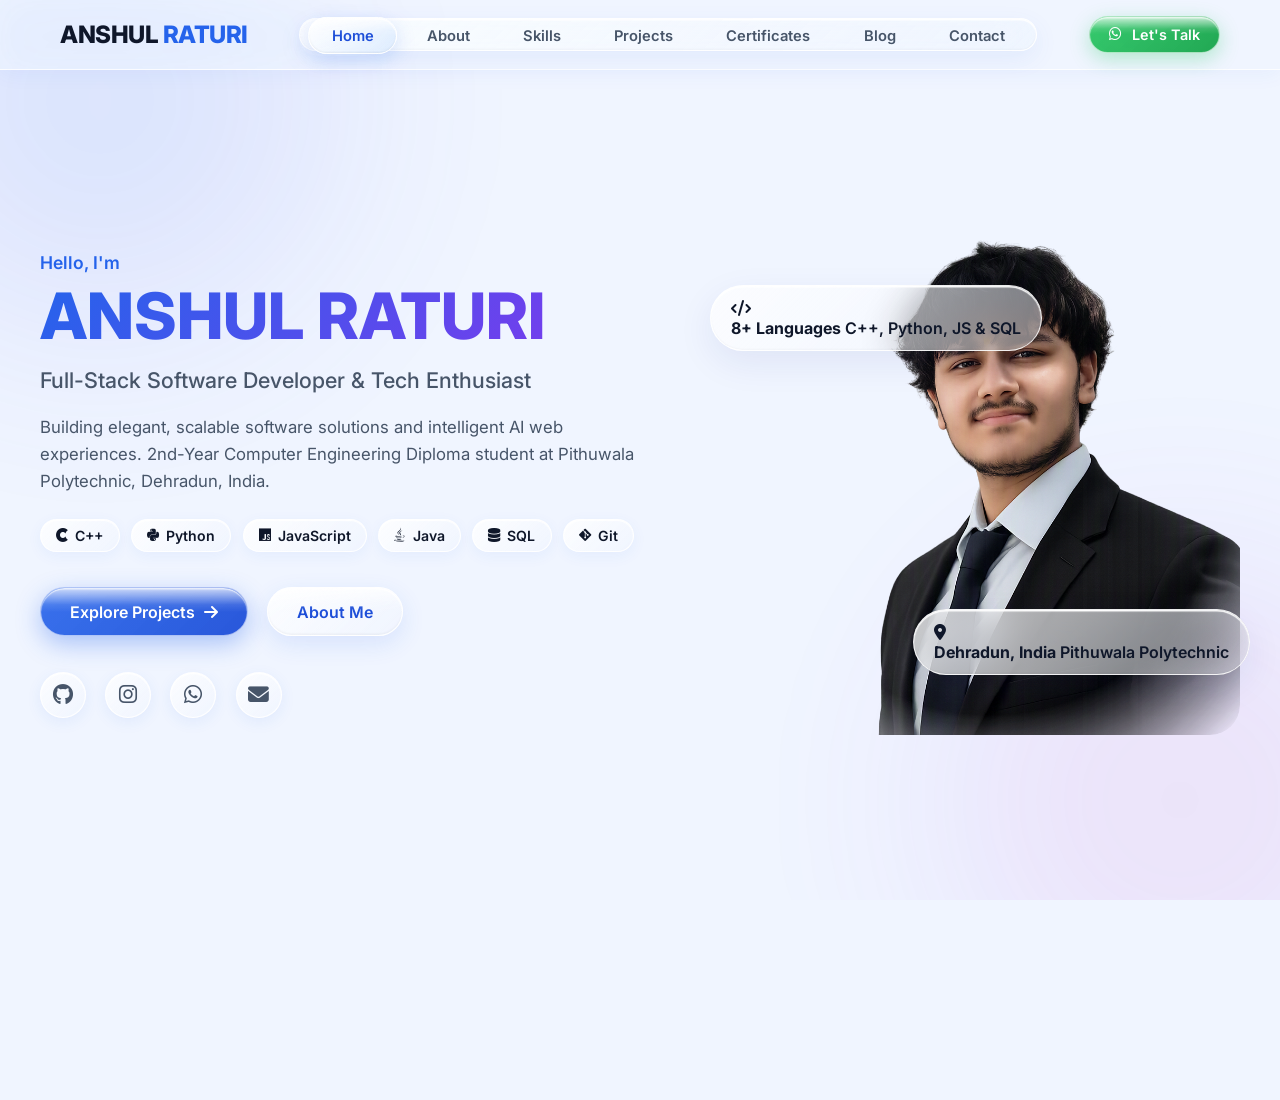
<file: index.html>
<!DOCTYPE html>
<html lang="en">
<head>
  <meta charset="UTF-8">
  <meta name="viewport" content="width=device-width, initial-scale=1.0">
  <title>Anshul Raturi | Full-Stack Software Developer & Tech Enthusiast</title>
  <meta name="description" content="Official website of Anshul Raturi - Full-Stack Developer, Computer Engineering Student at Pithuwala Polytechnic Dehradun. Creator of RaturiHub AI and MAX AI Assistant.">
  <meta name="keywords" content="Anshul Raturi, Anshul Raturi Portfolio, Anshul Raturi Dehradun, RaturiHub, MAX AI, Full-Stack Developer, C++ Developer, Python Bot Developer, Pithuwala Polytechnic">
  <meta name="author" content="Anshul Raturi">
  <meta name="robots" content="index, follow">

  <!-- Open Graph / Social Media SEO -->
  <meta property="og:title" content="Anshul Raturi | Full-Stack Software Developer">
  <meta property="og:description" content="Building scalable web solutions and intelligent AI systems. Based in Dehradun, India.">
  <meta property="og:image" content="my image.png">
  <meta property="og:type" content="website">

  <link rel="stylesheet" href="styles.css?v=6.0">
  <link rel="stylesheet" href="https://cdnjs.cloudflare.com/ajax/libs/font-awesome/6.5.1/css/all.min.css">

  <!-- JSON-LD Structured Data: Person Schema (Google Knowledge Graph) -->
  <script type="application/ld+json">
  [
    {
      "@context": "https://schema.org",
      "@type": "Person",
      "@id": "https://anshulraturi2009.github.io/portfolio/#anshulraturi",
      "name": "Anshul Raturi",
      "alternateName": ["Anshul Raturi Developer", "Anshul Raturi Dehradun", "Anshul Raturi Founder"],
      "jobTitle": "Full-Stack Software Developer",
      "url": "https://anshulraturi2009.github.io/portfolio/",
      "image": "my image.png",
      "alumniOf": {
        "@type": "EducationalOrganization",
        "name": "Pithuwala Polytechnic, Dehradun"
      },
      "address": {
        "@type": "PostalAddress",
        "addressLocality": "Dehradun",
        "addressRegion": "Uttarakhand",
        "addressCountry": "India"
      },
      "knowsAbout": ["C++", "Python", "JavaScript", "Full-Stack Development", "AI/ML", "SQL", "Git"],
      "sameAs": [
        "https://www.linkedin.com/in/anshul-raturi-b94325377",
        "https://github.com/anshulraturi2009",
        "https://www.instagram.com/__anshul__raturi__/",
        "https://wa.me/917456057507"
      ]
    },
    {
      "@context": "https://schema.org",
      "@type": "SoftwareApplication",
      "name": "RaturiHub AI",
      "alternateName": "RaturiGPT",
      "applicationCategory": "DeveloperApplication",
      "url": "https://raturi-gpt.web.app/",
      "author": {
        "@type": "Person",
        "name": "Anshul Raturi",
        "url": "https://anshulraturi2009.github.io/portfolio/"
      },
      "creator": {
        "@type": "Person",
        "name": "Anshul Raturi",
        "url": "https://anshulraturi2009.github.io/portfolio/"
      },
      "description": "RaturiHub AI (RaturiGPT) is an intelligent AI platform founded and engineered by Anshul Raturi."
    },
    {
      "@context": "https://schema.org",
      "@type": "SoftwareApplication",
      "name": "MAX AI Assistant",
      "alternateName": "MAX AI",
      "applicationCategory": "DeveloperApplication",
      "url": "https://max-ai-a030a.web.app/auth",
      "author": {
        "@type": "Person",
        "name": "Anshul Raturi",
        "url": "https://anshulraturi2009.github.io/portfolio/"
      },
      "creator": {
        "@type": "Person",
        "name": "Anshul Raturi",
        "url": "https://anshulraturi2009.github.io/portfolio/"
      },
      "description": "MAX AI Assistant is an enterprise-grade secure AI platform founded and engineered by Anshul Raturi."
    }
  ]
  </script>
</head>
<body class="home-page page-transition">

  <!-- Header Navigation -->
  <header class="navbar">
    <div class="nav-container">
      <a href="index.html" class="logo">ANSHUL <span>RATURI</span></a>
      
      <ul class="nav-links">
        <li><a href="index.html" class="active">Home</a></li>
        <li><a href="about.html">About</a></li>
        <li><a href="skills.html">Skills</a></li>
        <li><a href="projects.html">Projects</a></li>
        <li><a href="certificates.html">Certificates</a></li>
        <li><a href="blog.html">Blog</a></li>
        <li><a href="contact.html">Contact</a></li>
      </ul>
      
      <div class="nav-actions">
        <a href="https://wa.me/917456057507" target="_blank" class="btn-whatsapp-small">
          <i class="fab fa-whatsapp"></i> Let's Talk
        </a>
        <button class="mobile-menu-btn" aria-label="Toggle Mobile Menu">
          <i class="fas fa-bars"></i>
        </button>
      </div>
    </div>
  </header>

  <!-- Hero Section -->
  <main class="hero-section">
    <div class="hero-container">
      
      <!-- Hero Text Content -->
      <div class="hero-content">
        <span class="greeting-badge">Hello, I'm</span>
        <h1 class="hero-name text-gradient">ANSHUL RATURI</h1>
        <h2 class="hero-role">Full-Stack Software Developer &amp; Tech Enthusiast</h2>
        <p class="hero-desc">
          Building elegant, scalable software solutions and intelligent AI web experiences. 2nd-Year Computer Engineering Diploma student at Pithuwala Polytechnic, Dehradun, India.
        </p>

        <!-- Language Capsule Pills -->
        <div class="language-capsule-bar">
          <span class="lang-pill"><i class="fab fa-cuttlefish"></i> C++</span>
          <span class="lang-pill"><i class="fab fa-python"></i> Python</span>
          <span class="lang-pill"><i class="fab fa-js"></i> JavaScript</span>
          <span class="lang-pill"><i class="fab fa-java"></i> Java</span>
          <span class="lang-pill"><i class="fas fa-database"></i> SQL</span>
          <span class="lang-pill"><i class="fab fa-git-alt"></i> Git</span>
        </div>

        <!-- Action Buttons -->
        <div class="hero-buttons">
          <a href="projects.html" class="btn btn-primary">
            Explore Projects <i class="fas fa-arrow-right"></i>
          </a>
          <a href="about.html" class="btn btn-secondary">
            About Me
          </a>
        </div>

        <!-- Social Media Icons (Trigger Popups) -->
        <div class="hero-socials">
          <a href="#" class="social-trigger" data-modal="gh-modal" title="GitHub"><i class="fab fa-github"></i></a>
          <a href="#" class="social-trigger" data-modal="ig-modal" title="Instagram"><i class="fab fa-instagram"></i></a>
          <a href="#" class="social-trigger" data-modal="wa-modal" title="WhatsApp"><i class="fab fa-whatsapp"></i></a>
          <a href="#" class="social-trigger" data-modal="email-modal" title="Email"><i class="fas fa-envelope"></i></a>
        </div>
      </div>

      <!-- Hero Image Wrapper -->
      <div class="hero-image-wrapper">
        <div class="hero-image-container">
          <img src="my image.png" alt="Anshul Raturi - Full-Stack Developer & Computer Engineering Student" class="hero-image">
        </div>
        
        <!-- Floating Glass Chips -->
        <div class="floating-chip chip-1">
          <i class="fas fa-code"></i>
          <div>
            <strong>8+ Languages</strong>
            <span>C++, Python, JS &amp; SQL</span>
          </div>
        </div>
        <div class="floating-chip chip-2">
          <i class="fas fa-map-marker-alt"></i>
          <div>
            <strong>Dehradun, India</strong>
            <span>Pithuwala Polytechnic</span>
          </div>
        </div>
      </div>

    </div>
  </main>

  <!-- Social Preview Modals -->
  <div class="social-modal" id="ig-modal">
    <div class="social-modal-backdrop"></div>
    <div class="social-card glass">
      <button class="modal-close" aria-label="Close Modal">&times;</button>
      <div class="social-card-header">
        <img src="my image.png" alt="Anshul Raturi - Instagram Profile" class="social-avatar">
        <div class="social-stats">
          <div class="social-username">@__anshul__raturi__</div>
          <div class="social-platform"><i class="fab fa-instagram"></i> Instagram</div>
        </div>
      </div>
      <div class="social-card-bio">
        Full-Stack Developer | Tech Enthusiast<br>
        🚀 Building Software | 📍 Dehradun
      </div>
      <a href="https://www.instagram.com/__anshul__raturi__/" target="_blank" class="btn btn-primary social-visit-btn">
        <i class="fab fa-instagram"></i> Visit Profile
      </a>
    </div>
  </div>

  <div class="social-modal" id="email-modal">
    <div class="social-modal-backdrop"></div>
    <div class="social-card glass">
      <button class="modal-close" aria-label="Close Modal">&times;</button>
      <div class="social-card-header">
        <div class="social-icon-large"><i class="fas fa-envelope"></i></div>
        <div class="social-stats">
          <div class="social-username">anshulraturi51@gmail.com</div>
          <div class="social-platform"><i class="fab fa-google"></i> Gmail</div>
        </div>
      </div>
      <div class="social-card-bio">
        Send me an email for project inquiries,<br>collaborations, or opportunities.
      </div>
      <a href="mailto:anshulraturi51@gmail.com" class="btn btn-primary social-visit-btn">
        <i class="fas fa-paper-plane"></i> Send Email
      </a>
    </div>
  </div>

  <div class="social-modal" id="wa-modal">
    <div class="social-modal-backdrop"></div>
    <div class="social-card glass">
      <button class="modal-close" aria-label="Close Modal">&times;</button>
      <div class="social-card-header">
        <div class="social-icon-large whatsapp"><i class="fab fa-whatsapp"></i></div>
        <div class="social-stats">
          <div class="social-username">+91 74560 57507</div>
          <div class="social-platform"><i class="fab fa-whatsapp"></i> WhatsApp</div>
        </div>
      </div>
      <div class="social-card-bio">
        Chat with me directly on WhatsApp<br>for quick responses &amp; discussions.
      </div>
      <a href="https://wa.me/917456057507?text=Hi%20Anshul" target="_blank" class="btn btn-primary social-visit-btn">
        <i class="fab fa-whatsapp"></i> Chat Now
      </a>
    </div>
  </div>

  <div class="social-modal" id="gh-modal">
    <div class="social-modal-backdrop"></div>
    <div class="social-card glass">
      <button class="modal-close" aria-label="Close Modal">&times;</button>
      <div class="social-card-header">
        <div class="social-icon-large github"><i class="fab fa-github"></i></div>
        <div class="social-stats">
          <div class="social-username">anshulraturi2009</div>
          <div class="social-platform"><i class="fab fa-github"></i> GitHub</div>
        </div>
      </div>
      <div class="social-card-bio">
        Explore my projects, repositories,<br>and open-source contributions.
      </div>
      <a href="https://github.com/anshulraturi2009" target="_blank" class="btn btn-primary social-visit-btn">
        <i class="fab fa-github"></i> Visit Profile
      </a>
    </div>
  </div>

  <script src="script.js"></script>
</body>
</html>
</file>
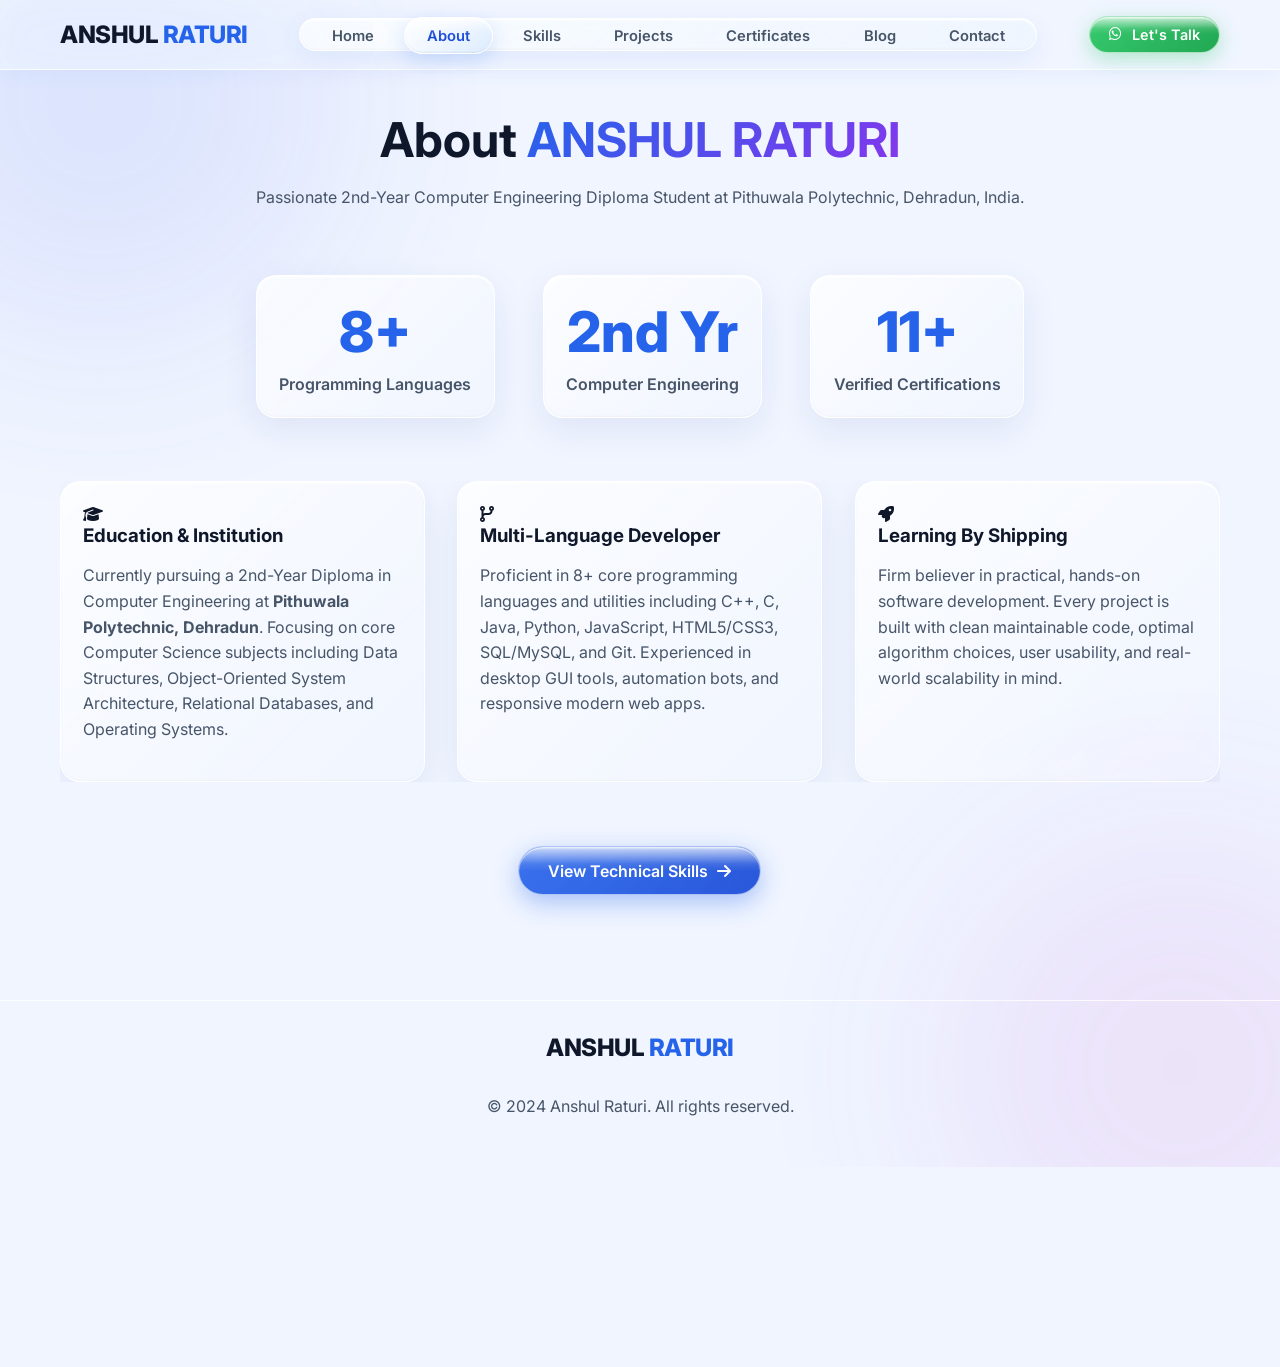
<file: about.html>
<!DOCTYPE html>
<html lang="en">
<head>
  <meta charset="UTF-8">
  <meta name="viewport" content="width=device-width, initial-scale=1.0">
  <title>About Anshul Raturi | Computer Engineering Student & Developer</title>
  <meta name="description" content="Learn more about Anshul Raturi - 2nd Year Computer Engineering Student at Pithuwala Polytechnic Dehradun. Educational background, skills, and dev philosophy.">
  <meta name="keywords" content="About Anshul Raturi, Pithuwala Polytechnic Dehradun, Anshul Raturi Education, Computer Engineering Student Dehradun">
  <meta name="author" content="Anshul Raturi">
  <meta name="robots" content="index, follow">

  <link rel="stylesheet" href="styles.css">
  <link rel="stylesheet" href="https://cdnjs.cloudflare.com/ajax/libs/font-awesome/6.5.1/css/all.min.css">

  <script type="application/ld+json">
  {
    "@context": "https://schema.org",
    "@type": "Person",
    "name": "Anshul Raturi",
    "jobTitle": "Full-Stack Software Developer",
    "url": "https://anshulraturi.dev",
    "image": "my image.png",
    "alumniOf": "Pithuwala Polytechnic, Dehradun",
    "sameAs": [
      "https://github.com/anshulraturi2009",
      "https://www.instagram.com/__anshul__raturi__/",
      "https://wa.me/917456057507"
    ]
  }
  </script>
</head>
<body class="page-transition">

  <!-- Header -->
  <header class="navbar">
    <div class="nav-container">
      <a href="index.html" class="logo">ANSHUL <span>RATURI</span></a>
      
      <ul class="nav-links">
        <li><a href="index.html">Home</a></li>
        <li><a href="about.html" class="active">About</a></li>
        <li><a href="skills.html">Skills</a></li>
        <li><a href="projects.html">Projects</a></li>
        <li><a href="certificates.html">Certificates</a></li>
        <li><a href="blog.html">Blog</a></li>
        <li><a href="contact.html">Contact</a></li>
      </ul>
      
      <div class="nav-actions">
        <a href="https://wa.me/917456057507" target="_blank" class="btn-whatsapp-small">
          <i class="fab fa-whatsapp"></i> Let's Talk
        </a>
        <button class="mobile-menu-btn" aria-label="Toggle Navigation Menu">
          <i class="fas fa-bars"></i>
        </button>
      </div>
    </div>
  </header>

  <main class="main-content page-container">
    <div class="page-header reveal">
      <h1>About <span class="text-gradient">ANSHUL RATURI</span></h1>
      <p>Passionate 2nd-Year Computer Engineering Diploma Student at Pithuwala Polytechnic, Dehradun, India.</p>
    </div>

    <!-- Stats Section -->
    <div class="stats-container reveal">
      <div class="card stat-item">
        <div class="stat-num" data-target="8" data-suffix="+">8+</div>
        <div class="stat-label">Programming Languages</div>
      </div>
      <div class="card stat-item">
        <div class="stat-num" data-target="2" data-suffix="nd Yr">2nd Yr</div>
        <div class="stat-label">Computer Engineering</div>
      </div>
      <div class="card stat-item">
        <div class="stat-num" data-target="11" data-suffix="+">11+</div>
        <div class="stat-label">Verified Certifications</div>
      </div>
    </div>

    <!-- Info Cards -->
    <div class="about-grid">
      <div class="card reveal delay-100">
        <div class="card-icon"><i class="fas fa-graduation-cap"></i></div>
        <h3>Education &amp; Institution</h3>
        <p>
          Currently pursuing a 2nd-Year Diploma in Computer Engineering at <strong>Pithuwala Polytechnic, Dehradun</strong>. Focusing on core Computer Science subjects including Data Structures, Object-Oriented System Architecture, Relational Databases, and Operating Systems.
        </p>
      </div>

      <div class="card reveal delay-200">
        <div class="card-icon"><i class="fas fa-code-branch"></i></div>
        <h3>Multi-Language Developer</h3>
        <p>
          Proficient in 8+ core programming languages and utilities including C++, C, Java, Python, JavaScript, HTML5/CSS3, SQL/MySQL, and Git. Experienced in desktop GUI tools, automation bots, and responsive modern web apps.
        </p>
      </div>

      <div class="card reveal delay-300">
        <div class="card-icon"><i class="fas fa-rocket"></i></div>
        <h3>Learning By Shipping</h3>
        <p>
          Firm believer in practical, hands-on software development. Every project is built with clean maintainable code, optimal algorithm choices, user usability, and real-world scalability in mind.
        </p>
      </div>
    </div>

    <div style="text-align: center; margin-top: 4rem;" class="reveal">
      <a href="skills.html" class="btn btn-primary">View Technical Skills <i class="fas fa-arrow-right"></i></a>
    </div>
  </main>

  <footer>
    <div class="footer-content">
      <a href="index.html" class="logo">ANSHUL <span>RATURI</span></a>
      <p>&copy; 2024 Anshul Raturi. All rights reserved.</p>
    </div>
  </footer>

  <script src="script.js"></script>
</body>
</html>
</file>
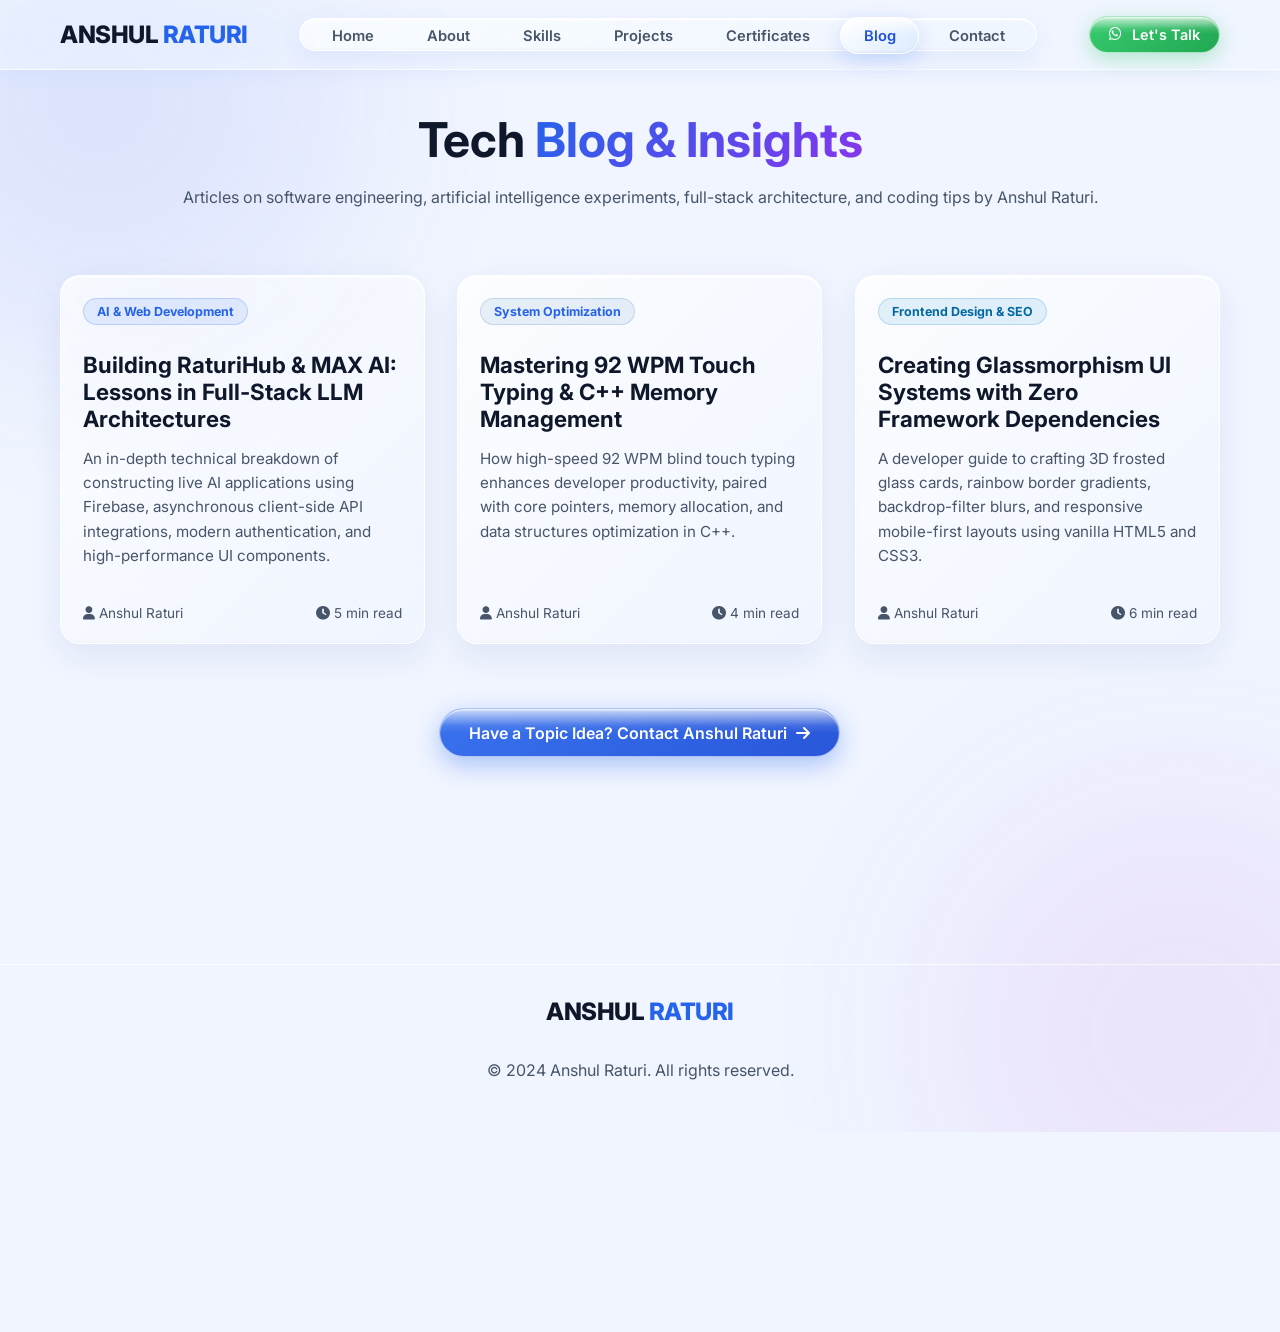
<file: blog.html>
<!DOCTYPE html>
<html lang="en">
<head>
  <meta charset="UTF-8">
  <meta name="viewport" content="width=device-width, initial-scale=1.0">
  <title>Blog & Tech Articles | Anshul Raturi - Full-Stack Software Developer</title>
  <meta name="description" content="Technical articles, AI experiments, programming tutorials, and software development insights by Anshul Raturi, Full-Stack Developer from Dehradun, India.">
  <meta name="keywords" content="Anshul Raturi, Anshul Raturi Blog, Coding Tips, AI Experiments, Full-Stack Development, C++ DSA, Python Automation, Dehradun Developer">
  <meta name="author" content="Anshul Raturi">
  <meta name="robots" content="index, follow">
  
  <!-- Open Graph / Social Media SEO -->
  <meta property="og:title" content="Blog & Tech Articles | Anshul Raturi">
  <meta property="og:description" content="Read coding tips, AI project breakdowns, and software architecture articles by Anshul Raturi.">
  <meta property="og:image" content="my image.png">
  <meta property="og:type" content="website">

  <link rel="stylesheet" href="styles.css">
  <link rel="stylesheet" href="https://cdnjs.cloudflare.com/ajax/libs/font-awesome/6.5.1/css/all.min.css">

  <!-- JSON-LD Structured Data: Person & Blog Schema -->
  <script type="application/ld+json">
  {
    "@context": "https://schema.org",
    "@type": "Person",
    "name": "Anshul Raturi",
    "jobTitle": "Full-Stack Software Developer",
    "url": "https://anshulraturi.dev",
    "image": "my image.png",
    "alumniOf": "Pithuwala Polytechnic, Dehradun",
    "address": {
      "@type": "PostalAddress",
      "addressLocality": "Dehradun",
      "addressRegion": "Uttarakhand",
      "addressCountry": "India"
    },
    "sameAs": [
      "https://github.com/anshulraturi2009",
      "https://www.instagram.com/__anshul__raturi__/",
      "https://wa.me/917456057507"
    ]
  }
  </script>
</head>
<body class="page-transition">

  <!-- Header -->
  <header class="navbar">
    <div class="nav-container">
      <a href="index.html" class="logo">ANSHUL <span>RATURI</span></a>
      
      <ul class="nav-links">
        <li><a href="index.html">Home</a></li>
        <li><a href="about.html">About</a></li>
        <li><a href="skills.html">Skills</a></li>
        <li><a href="projects.html">Projects</a></li>
        <li><a href="certificates.html">Certificates</a></li>
        <li><a href="blog.html" class="active">Blog</a></li>
        <li><a href="contact.html">Contact</a></li>
      </ul>
      
      <div class="nav-actions">
        <a href="https://wa.me/917456057507" target="_blank" class="btn-whatsapp-small">
          <i class="fab fa-whatsapp"></i> Let's Talk
        </a>
        <button class="mobile-menu-btn" aria-label="Toggle Navigation Menu">
          <i class="fas fa-bars"></i>
        </button>
      </div>
    </div>
  </header>

  <main class="main-content page-container">
    <div class="page-header reveal">
      <h1>Tech <span class="text-gradient">Blog &amp; Insights</span></h1>
      <p>Articles on software engineering, artificial intelligence experiments, full-stack architecture, and coding tips by Anshul Raturi.</p>
    </div>

    <div class="blog-grid" style="display: grid; grid-template-columns: repeat(auto-fit, minmax(320px, 1fr)); gap: 2rem;">

      <!-- Blog Article 1 -->
      <article class="card blog-card reveal delay-100" style="display: flex; flex-direction: column; justify-content: space-between;">
        <div>
          <span class="cert-issuer-badge" style="background: rgba(37, 99, 235, 0.1); color: var(--accent-blue);">AI &amp; Web Development</span>
          <h2 style="font-size: 1.4rem; margin: 0.8rem 0; color: var(--text-primary);">Building RaturiHub &amp; MAX AI: Lessons in Full-Stack LLM Architectures</h2>
          <p style="color: var(--text-secondary); font-size: 0.95rem; line-height: 1.6; margin-bottom: 1.2rem;">
            An in-depth technical breakdown of constructing live AI applications using Firebase, asynchronous client-side API integrations, modern authentication, and high-performance UI components.
          </p>
        </div>
        <div class="blog-meta" style="border-top: 1px solid rgba(255,255,255,0.1); padding-top: 1rem; display: flex; justify-content: space-between; font-size: 0.85rem; color: var(--text-secondary);">
          <span><i class="fas fa-user"></i> Anshul Raturi</span>
          <span><i class="fas fa-clock"></i> 5 min read</span>
        </div>
      </article>

      <!-- Blog Article 2 -->
      <article class="card blog-card reveal delay-200" style="display: flex; flex-direction: column; justify-content: space-between;">
        <div>
          <span class="cert-issuer-badge py-badge">System Optimization</span>
          <h2 style="font-size: 1.4rem; margin: 0.8rem 0; color: var(--text-primary);">Mastering 92 WPM Touch Typing &amp; C++ Memory Management</h2>
          <p style="color: var(--text-secondary); font-size: 0.95rem; line-height: 1.6; margin-bottom: 1.2rem;">
            How high-speed 92 WPM blind touch typing enhances developer productivity, paired with core pointers, memory allocation, and data structures optimization in C++.
          </p>
        </div>
        <div class="blog-meta" style="border-top: 1px solid rgba(255,255,255,0.1); padding-top: 1rem; display: flex; justify-content: space-between; font-size: 0.85rem; color: var(--text-secondary);">
          <span><i class="fas fa-user"></i> Anshul Raturi</span>
          <span><i class="fas fa-clock"></i> 4 min read</span>
        </div>
      </article>

      <!-- Blog Article 3 -->
      <article class="card blog-card reveal delay-300" style="display: flex; flex-direction: column; justify-content: space-between;">
        <div>
          <span class="cert-issuer-badge ms-badge">Frontend Design &amp; SEO</span>
          <h2 style="font-size: 1.4rem; margin: 0.8rem 0; color: var(--text-primary);">Creating Glassmorphism UI Systems with Zero Framework Dependencies</h2>
          <p style="color: var(--text-secondary); font-size: 0.95rem; line-height: 1.6; margin-bottom: 1.2rem;">
            A developer guide to crafting 3D frosted glass cards, rainbow border gradients, backdrop-filter blurs, and responsive mobile-first layouts using vanilla HTML5 and CSS3.
          </p>
        </div>
        <div class="blog-meta" style="border-top: 1px solid rgba(255,255,255,0.1); padding-top: 1rem; display: flex; justify-content: space-between; font-size: 0.85rem; color: var(--text-secondary);">
          <span><i class="fas fa-user"></i> Anshul Raturi</span>
          <span><i class="fas fa-clock"></i> 6 min read</span>
        </div>
      </article>

    </div>

    <div style="text-align: center; margin-top: 4rem;" class="reveal">
      <a href="contact.html" class="btn btn-primary">Have a Topic Idea? Contact Anshul Raturi <i class="fas fa-arrow-right"></i></a>
    </div>

  </main>

  <footer>
    <div class="footer-content">
      <a href="index.html" class="logo">ANSHUL <span>RATURI</span></a>
      <p>&copy; 2024 Anshul Raturi. All rights reserved.</p>
    </div>
  </footer>

  <!-- Social Modals -->
  <div class="social-modal" id="ig-modal">
    <div class="social-modal-backdrop"></div>
    <div class="social-card glass">
      <button class="modal-close" aria-label="Close Modal">&times;</button>
      <div class="social-card-header">
        <img src="my image.png" alt="Anshul Raturi - Full-Stack Developer Profile" class="social-avatar">
        <div class="social-stats">
          <div class="social-username">@__anshul__raturi__</div>
          <div class="social-platform"><i class="fab fa-instagram"></i> Instagram</div>
        </div>
      </div>
      <div class="social-card-bio">
        Full-Stack Developer | Tech Enthusiast<br>
        🚀 Building Software | 📍 Dehradun
      </div>
      <a href="https://www.instagram.com/__anshul__raturi__/" target="_blank" class="btn btn-primary social-visit-btn">
        <i class="fab fa-instagram"></i> Visit Profile
      </a>
    </div>
  </div>

  <div class="social-modal" id="email-modal">
    <div class="social-modal-backdrop"></div>
    <div class="social-card glass">
      <button class="modal-close" aria-label="Close Modal">&times;</button>
      <div class="social-card-header">
        <div class="social-icon-large"><i class="fas fa-envelope"></i></div>
        <div class="social-stats">
          <div class="social-username">anshulraturi51@gmail.com</div>
          <div class="social-platform"><i class="fab fa-google"></i> Gmail</div>
        </div>
      </div>
      <div class="social-card-bio">
        Send me an email for project inquiries,<br>collaborations, or opportunities.
      </div>
      <a href="mailto:anshulraturi51@gmail.com" class="btn btn-primary social-visit-btn">
        <i class="fas fa-paper-plane"></i> Send Email
      </a>
    </div>
  </div>

  <div class="social-modal" id="wa-modal">
    <div class="social-modal-backdrop"></div>
    <div class="social-card glass">
      <button class="modal-close" aria-label="Close Modal">&times;</button>
      <div class="social-card-header">
        <div class="social-icon-large whatsapp"><i class="fab fa-whatsapp"></i></div>
        <div class="social-stats">
          <div class="social-username">+91 74560 57507</div>
          <div class="social-platform"><i class="fab fa-whatsapp"></i> WhatsApp</div>
        </div>
      </div>
      <div class="social-card-bio">
        Chat with me directly on WhatsApp<br>for quick responses & discussions.
      </div>
      <a href="https://wa.me/917456057507?text=Hi%20Anshul" target="_blank" class="btn btn-primary social-visit-btn">
        <i class="fab fa-whatsapp"></i> Chat Now
      </a>
    </div>
  </div>

  <div class="social-modal" id="gh-modal">
    <div class="social-modal-backdrop"></div>
    <div class="social-card glass">
      <button class="modal-close" aria-label="Close Modal">&times;</button>
      <div class="social-card-header">
        <div class="social-icon-large github"><i class="fab fa-github"></i></div>
        <div class="social-stats">
          <div class="social-username">anshulraturi2009</div>
          <div class="social-platform"><i class="fab fa-github"></i> GitHub</div>
        </div>
      </div>
      <div class="social-card-bio">
        Explore my projects, repositories,<br>and open-source contributions.
      </div>
      <a href="https://github.com/anshulraturi2009" target="_blank" class="btn btn-primary social-visit-btn">
        <i class="fab fa-github"></i> Visit Profile
      </a>
    </div>
  </div>

  <script src="script.js"></script>
</body>
</html>
</file>
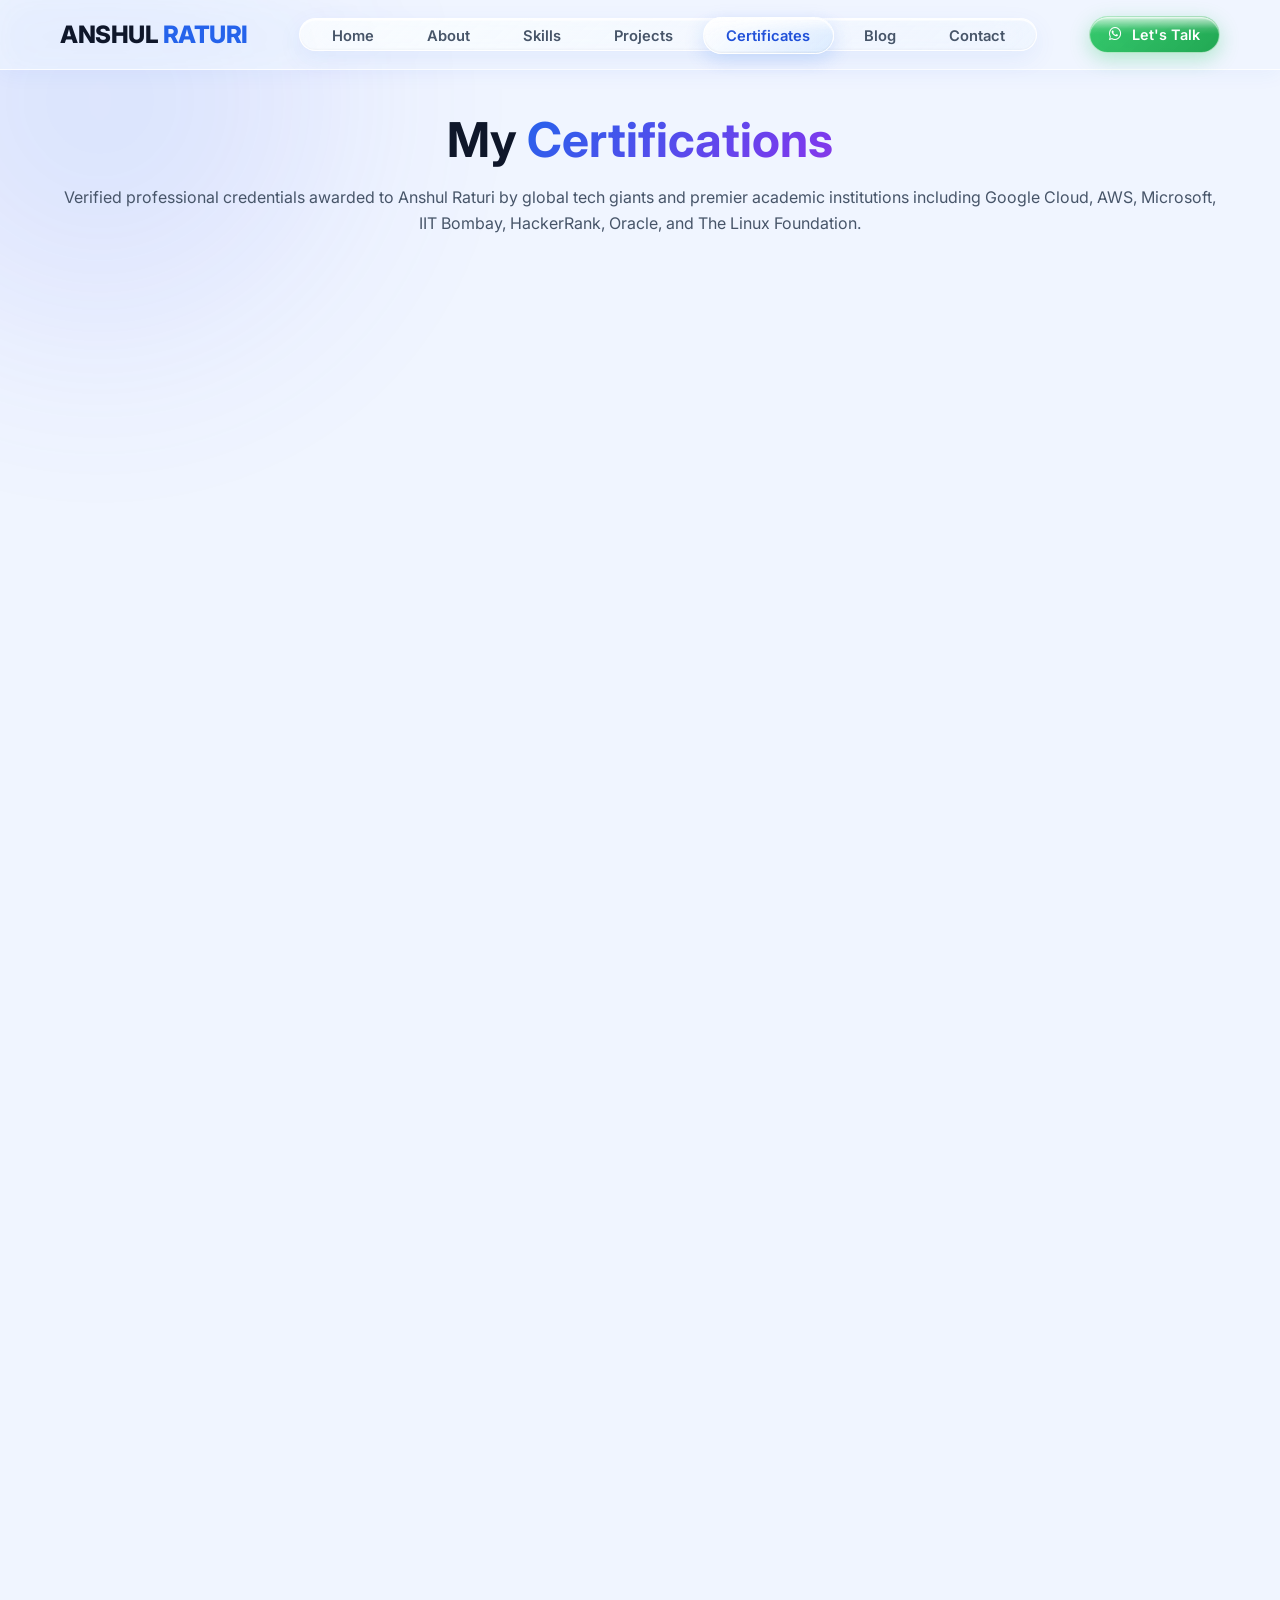
<file: certificates.html>
<!DOCTYPE html>
<html lang="en">
<head>
  <meta charset="UTF-8">
  <meta name="viewport" content="width=device-width, initial-scale=1.0">
  <title>Certificates | Anshul Raturi - Verified Qualifications</title>
  <meta name="description" content="Verified credentials awarded to Anshul Raturi by Google Cloud, AWS, Microsoft, IIT Bombay, HackerRank, Oracle, The Linux Foundation, and Simplilearn.">
  <meta name="keywords" content="Anshul Raturi Certificates, IIT Bombay NPTEL, HackerRank Python, Oracle SQL, AWS Container Security, Google Cloud AI">
  <meta name="author" content="Anshul Raturi">
  <meta name="robots" content="index, follow">

  <link rel="stylesheet" href="styles.css">
  <link rel="stylesheet" href="https://cdnjs.cloudflare.com/ajax/libs/font-awesome/6.5.1/css/all.min.css">

  <script type="application/ld+json">
  {
    "@context": "https://schema.org",
    "@type": "Person",
    "name": "Anshul Raturi",
    "jobTitle": "Full-Stack Software Developer",
    "url": "https://anshulraturi.dev",
    "image": "my image.png",
    "sameAs": [
      "https://github.com/anshulraturi2009",
      "https://www.instagram.com/__anshul__raturi__/",
      "https://wa.me/917456057507"
    ]
  }
  </script>
</head>
<body class="page-transition">

  <!-- Header -->
  <header class="navbar">
    <div class="nav-container">
      <a href="index.html" class="logo">ANSHUL <span>RATURI</span></a>
      
      <ul class="nav-links">
        <li><a href="index.html">Home</a></li>
        <li><a href="about.html">About</a></li>
        <li><a href="skills.html">Skills</a></li>
        <li><a href="projects.html">Projects</a></li>
        <li><a href="certificates.html" class="active">Certificates</a></li>
        <li><a href="blog.html">Blog</a></li>
        <li><a href="contact.html">Contact</a></li>
      </ul>
      
      <div class="nav-actions">
        <a href="https://wa.me/917456057507" target="_blank" class="btn-whatsapp-small">
          <i class="fab fa-whatsapp"></i> Let's Talk
        </a>
        <button class="mobile-menu-btn" aria-label="Toggle Navigation Menu">
          <i class="fas fa-bars"></i>
        </button>
      </div>
    </div>
  </header>

  <main class="main-content page-container">
    <div class="page-header reveal">
      <h1>My <span class="text-gradient">Certifications</span></h1>
      <p>Verified professional credentials awarded to Anshul Raturi by global tech giants and premier academic institutions including Google Cloud, AWS, Microsoft, IIT Bombay, HackerRank, Oracle, and The Linux Foundation.</p>
    </div>

    <div class="certificates-grid">

      <!-- Certificate 1: Google Cloud AI -->
      <div class="card cert-card reveal delay-100">
        <div class="cert-icon-wrapper google">
          <i class="fab fa-google"></i>
        </div>
        <div class="cert-content">
          <span class="cert-issuer-badge google-badge">Google Cloud</span>
          <h3 class="cert-title">Innovating with Google Cloud AI</h3>
          <p class="cert-desc">Awarded to <strong>Anshul Raturi</strong> by <strong>Google Cloud &amp; Simplilearn SkillUp</strong> for artificial intelligence and cloud innovation.</p>
          <div class="cert-meta-info">
            <span><i class="fas fa-building"></i> Google Cloud</span>
            <span><i class="fas fa-calendar-alt"></i> 30th March 2026</span>
            <span><i class="fas fa-barcode"></i> Code: 10025686</span>
          </div>
          <div class="cert-actions">
            <a href="CERTIFICATE/innovating of google cloud ai.pdf" target="_blank" class="btn btn-primary">
              <i class="fas fa-file-pdf"></i> View Official PDF Certificate
            </a>
          </div>
        </div>
      </div>

      <!-- Certificate 2: AWS Container Security -->
      <div class="card cert-card reveal delay-200">
        <div class="cert-icon-wrapper aws">
          <i class="fab fa-aws"></i>
        </div>
        <div class="cert-content">
          <span class="cert-issuer-badge aws-badge">Amazon Web Services (AWS)</span>
          <h3 class="cert-title">Deep Dive on Container Security</h3>
          <p class="cert-desc">Awarded to <strong>Anshul Raturi</strong> by <strong>Amazon Web Services (AWS)</strong> for Docker container hardening and cloud security policies.</p>
          <div class="cert-meta-info">
            <span><i class="fas fa-building"></i> AWS</span>
            <span><i class="fas fa-calendar-alt"></i> 30th March 2026</span>
            <span><i class="fas fa-barcode"></i> Code: 10025652</span>
          </div>
          <div class="cert-actions">
            <a href="CERTIFICATE/deep dive on cantiner security aws.pdf" target="_blank" class="btn btn-primary">
              <i class="fas fa-file-pdf"></i> View Official PDF Certificate
            </a>
          </div>
        </div>
      </div>

      <!-- Certificate 3: Microsoft Excel Business Analytics -->
      <div class="card cert-card reveal delay-300">
        <div class="cert-icon-wrapper microsoft">
          <i class="fab fa-microsoft"></i>
        </div>
        <div class="cert-content">
          <span class="cert-issuer-badge ms-badge">Microsoft</span>
          <h3 class="cert-title">Business Analytics with Excel</h3>
          <p class="cert-desc">Awarded to <strong>Anshul Raturi</strong> by <strong>Microsoft</strong> for data modeling, statistical functions, and business intelligence analytics.</p>
          <div class="cert-meta-info">
            <span><i class="fas fa-building"></i> Microsoft</span>
            <span><i class="fas fa-calendar-alt"></i> 29th March 2026</span>
            <span><i class="fas fa-barcode"></i> Code: 10021884</span>
          </div>
          <div class="cert-actions">
            <a href="CERTIFICATE/buissness anlysitc with exel microsoft.pdf" target="_blank" class="btn btn-primary">
              <i class="fas fa-file-pdf"></i> View Official PDF Certificate
            </a>
          </div>
        </div>
      </div>

      <!-- Certificate 4: IIT Bombay / NPTEL C++ & DSA -->
      <div class="card cert-card reveal delay-100">
        <div class="cert-icon-wrapper cpp">
          <i class="fas fa-university"></i>
        </div>
        <div class="cert-content">
          <span class="cert-issuer-badge">IIT Bombay | NPTEL</span>
          <h3 class="cert-title">Programming, Data Structures &amp; Algorithms in C++</h3>
          <p class="cert-desc">Awarded to <strong>Anshul Raturi</strong> by <strong>IIT Bombay &amp; NPTEL</strong> (Coordinator: Prof. D. B. Phatak) for C++ system algorithms.</p>
          <div class="cert-meta-info">
            <span><i class="fas fa-building"></i> IIT Bombay</span>
            <span><i class="fas fa-calendar-alt"></i> 29th March 2026</span>
            <span><i class="fas fa-barcode"></i> Code: NPTEL-CPP-8892</span>
          </div>
          <div class="cert-actions">
            <a href="CERTIFICATE/cpp_dsa_certificate.svg" target="_blank" class="btn btn-primary">
              <i class="fas fa-award"></i> View Official Certificate
            </a>
          </div>
        </div>
      </div>

      <!-- Certificate 5: HackerRank Python Certified -->
      <div class="card cert-card reveal delay-200">
        <div class="cert-icon-wrapper python">
          <i class="fab fa-python"></i>
        </div>
        <div class="cert-content">
          <span class="cert-issuer-badge py-badge">HackerRank</span>
          <h3 class="cert-title">Python Developer Certification</h3>
          <p class="cert-desc">Awarded to <strong>Anshul Raturi</strong> by <strong>HackerRank</strong> (CEO: Vivek Ravisankar) for Python automation, web scraping, and scripting.</p>
          <div class="cert-meta-info">
            <span><i class="fas fa-building"></i> HackerRank</span>
            <span><i class="fas fa-calendar-alt"></i> 30th March 2026</span>
            <span><i class="fas fa-barcode"></i> Code: HR-PY-5107</span>
          </div>
          <div class="cert-actions">
            <a href="CERTIFICATE/python_ml_certificate.svg" target="_blank" class="btn btn-primary">
              <i class="fas fa-award"></i> View Official Certificate
            </a>
          </div>
        </div>
      </div>

      <!-- Certificate 6: Oracle SQL & Database Architecture -->
      <div class="card cert-card reveal delay-300">
        <div class="cert-icon-wrapper sql">
          <i class="fas fa-database"></i>
        </div>
        <div class="cert-content">
          <span class="cert-issuer-badge ms-badge">Oracle University</span>
          <h3 class="cert-title">Oracle SQL &amp; Database Architecture</h3>
          <p class="cert-desc">Awarded to <strong>Anshul Raturi</strong> by <strong>Oracle Corporation</strong> (CEO: Safra Catz) for relational database schema design &amp; SQL.</p>
          <div class="cert-meta-info">
            <span><i class="fas fa-building"></i> Oracle</span>
            <span><i class="fas fa-calendar-alt"></i> 30th March 2026</span>
            <span><i class="fas fa-barcode"></i> Code: ORCL-SQL-7456</span>
          </div>
          <div class="cert-actions">
            <a href="CERTIFICATE/sql_database_certificate.svg" target="_blank" class="btn btn-primary">
              <i class="fas fa-award"></i> View Official Certificate
            </a>
          </div>
        </div>
      </div>

      <!-- Certificate 7: The Linux Foundation Git & DevOps -->
      <div class="card cert-card reveal delay-100">
        <div class="cert-icon-wrapper git">
          <i class="fab fa-git-alt"></i>
        </div>
        <div class="cert-content">
          <span class="cert-issuer-badge git-badge">The Linux Foundation</span>
          <h3 class="cert-title">Git Version Control &amp; DevOps Workflows</h3>
          <p class="cert-desc">Awarded to <strong>Anshul Raturi</strong> by <strong>The Linux Foundation</strong> (Executive Director: Jim Zemlin) for Git branching &amp; CI/CD.</p>
          <div class="cert-meta-info">
            <span><i class="fas fa-building"></i> Linux Foundation</span>
            <span><i class="fas fa-calendar-alt"></i> 29th March 2026</span>
            <span><i class="fas fa-barcode"></i> Code: LF-GIT-2009</span>
          </div>
          <div class="cert-actions">
            <a href="CERTIFICATE/git_devops_certificate.svg" target="_blank" class="btn btn-primary">
              <i class="fas fa-award"></i> View Official Certificate
            </a>
          </div>
        </div>
      </div>

      <!-- Certificate 8: Monkeytype Global Speed Typing Board (92 WPM) -->
      <div class="card cert-card reveal delay-200">
        <div class="cert-icon-wrapper typing" style="background: rgba(234, 88, 12, 0.15); color: #EA580C;">
          <i class="fas fa-keyboard"></i>
        </div>
        <div class="cert-content">
          <span class="cert-issuer-badge" style="background: rgba(234, 88, 12, 0.1); color: #C2410C; border-color: rgba(234, 88, 12, 0.2);">Monkeytype Board</span>
          <h3 class="cert-title">Touch Typing Mastery (92 WPM)</h3>
          <p class="cert-desc">Awarded to <strong>Anshul Raturi</strong> by <strong>Monkeytype Global Speed Board</strong> for achieving 92 WPM with 99.2% accuracy (Top 1% Global).</p>
          <div class="cert-meta-info">
            <span><i class="fas fa-building"></i> Monkeytype</span>
            <span><i class="fas fa-calendar-alt"></i> 29th March 2026</span>
            <span><i class="fas fa-barcode"></i> Code: MT-92WPM-AR2024</span>
          </div>
          <div class="cert-actions">
            <a href="CERTIFICATE/typing_speed_certificate.svg" target="_blank" class="btn btn-primary">
              <i class="fas fa-award"></i> View Official Certificate
            </a>
          </div>
        </div>
      </div>

      <!-- Certificate 9: Full-Stack Development 101 -->
      <div class="card cert-card reveal delay-300">
        <div class="cert-icon-wrapper fullstack">
          <i class="fas fa-code"></i>
        </div>
        <div class="cert-content">
          <span class="cert-issuer-badge">Simplilearn SkillUp</span>
          <h3 class="cert-title">Full-Stack Development 101</h3>
          <p class="cert-desc">Awarded to <strong>Anshul Raturi</strong> by <strong>Simplilearn SkillUp</strong> (CEO: Krishna Kumar) for full-stack web engineering.</p>
          <div class="cert-meta-info">
            <span><i class="fas fa-building"></i> Simplilearn</span>
            <span><i class="fas fa-calendar-alt"></i> 29th March 2026</span>
            <span><i class="fas fa-barcode"></i> Code: 10021995</span>
          </div>
          <div class="cert-actions">
            <a href="CERTIFICATE/full stack development.pdf" target="_blank" class="btn btn-primary">
              <i class="fas fa-file-pdf"></i> View Official PDF Certificate
            </a>
          </div>
        </div>
      </div>

      <!-- Certificate 10: Generative AI for Beginners -->
      <div class="card cert-card reveal delay-100">
        <div class="cert-icon-wrapper ai">
          <i class="fas fa-brain"></i>
        </div>
        <div class="cert-content">
          <span class="cert-issuer-badge ai-badge">Simplilearn SkillUp</span>
          <h3 class="cert-title">Generative AI for Beginners</h3>
          <p class="cert-desc">Awarded to <strong>Anshul Raturi</strong> by <strong>Simplilearn SkillUp</strong> (CEO: Krishna Kumar) for LLM &amp; Generative AI principles.</p>
          <div class="cert-meta-info">
            <span><i class="fas fa-building"></i> Simplilearn</span>
            <span><i class="fas fa-calendar-alt"></i> 29th March 2026</span>
            <span><i class="fas fa-barcode"></i> Code: 10022674</span>
          </div>
          <div class="cert-actions">
            <a href="CERTIFICATE/genrative ai for begginer.pdf" target="_blank" class="btn btn-primary">
              <i class="fas fa-file-pdf"></i> View Official PDF Certificate
            </a>
          </div>
        </div>
      </div>

      <!-- Certificate 11: Service Hub Software -->
      <div class="card cert-card reveal delay-200">
        <div class="cert-icon-wrapper hubspot">
          <i class="fas fa-headset"></i>
        </div>
        <div class="cert-content">
          <span class="cert-issuer-badge hubspot-badge">HubSpot Academy</span>
          <h3 class="cert-title">Service Hub Software</h3>
          <p class="cert-desc">Awarded to <strong>Anshul Raturi</strong> by <strong>HubSpot Academy</strong> for customer service automation &amp; ticket management.</p>
          <div class="cert-meta-info">
            <span><i class="fas fa-building"></i> HubSpot</span>
            <span><i class="fas fa-calendar-alt"></i> Verified Credential</span>
            <span><i class="fas fa-check-circle"></i> Active</span>
          </div>
          <div class="cert-actions">
            <a href="CERTIFICATE/service hub software.png" target="_blank" class="btn btn-primary">
              <i class="fas fa-image"></i> View Official Certificate Image
            </a>
          </div>
        </div>
      </div>

    </div>

    <div style="text-align: center; margin-top: 4rem;" class="reveal">
      <a href="contact.html" class="btn btn-primary">Connect for Opportunities <i class="fas fa-arrow-right"></i></a>
    </div>

  </main>

  <footer>
    <div class="footer-content">
      <a href="index.html" class="logo">ANSHUL <span>RATURI</span></a>
      <p>&copy; 2024 Anshul Raturi. All rights reserved.</p>
    </div>
  </footer>

  <!-- Social Modals -->
  <div class="social-modal" id="ig-modal">
    <div class="social-modal-backdrop"></div>
    <div class="social-card glass">
      <button class="modal-close" aria-label="Close Modal">&times;</button>
      <div class="social-card-header">
        <img src="my image.png" alt="Anshul Raturi - Instagram Profile" class="social-avatar">
        <div class="social-stats">
          <div class="social-username">@__anshul__raturi__</div>
          <div class="social-platform"><i class="fab fa-instagram"></i> Instagram</div>
        </div>
      </div>
      <div class="social-card-bio">
        Full-Stack Developer | Tech Enthusiast<br>
        🚀 Building Software | 📍 Dehradun
      </div>
      <a href="https://www.instagram.com/__anshul__raturi__/" target="_blank" class="btn btn-primary social-visit-btn">
        <i class="fab fa-instagram"></i> Visit Profile
      </a>
    </div>
  </div>

  <div class="social-modal" id="email-modal">
    <div class="social-modal-backdrop"></div>
    <div class="social-card glass">
      <button class="modal-close" aria-label="Close Modal">&times;</button>
      <div class="social-card-header">
        <div class="social-icon-large"><i class="fas fa-envelope"></i></div>
        <div class="social-stats">
          <div class="social-username">anshulraturi51@gmail.com</div>
          <div class="social-platform"><i class="fab fa-google"></i> Gmail</div>
        </div>
      </div>
      <div class="social-card-bio">
        Send me an email for project inquiries,<br>collaborations, or opportunities.
      </div>
      <a href="mailto:anshulraturi51@gmail.com" class="btn btn-primary social-visit-btn">
        <i class="fas fa-paper-plane"></i> Send Email
      </a>
    </div>
  </div>

  <div class="social-modal" id="wa-modal">
    <div class="social-modal-backdrop"></div>
    <div class="social-card glass">
      <button class="modal-close" aria-label="Close Modal">&times;</button>
      <div class="social-card-header">
        <div class="social-icon-large whatsapp"><i class="fab fa-whatsapp"></i></div>
        <div class="social-stats">
          <div class="social-username">+91 74560 57507</div>
          <div class="social-platform"><i class="fab fa-whatsapp"></i> WhatsApp</div>
        </div>
      </div>
      <div class="social-card-bio">
        Chat with me directly on WhatsApp<br>for quick responses &amp; discussions.
      </div>
      <a href="https://wa.me/917456057507?text=Hi%20Anshul" target="_blank" class="btn btn-primary social-visit-btn">
        <i class="fab fa-whatsapp"></i> Chat Now
      </a>
    </div>
  </div>

  <div class="social-modal" id="gh-modal">
    <div class="social-modal-backdrop"></div>
    <div class="social-card glass">
      <button class="modal-close" aria-label="Close Modal">&times;</button>
      <div class="social-card-header">
        <div class="social-icon-large github"><i class="fab fa-github"></i></div>
        <div class="social-stats">
          <div class="social-username">anshulraturi2009</div>
          <div class="social-platform"><i class="fab fa-github"></i> GitHub</div>
        </div>
      </div>
      <div class="social-card-bio">
        Explore my projects, repositories,<br>and open-source contributions.
      </div>
      <a href="https://github.com/anshulraturi2009" target="_blank" class="btn btn-primary social-visit-btn">
        <i class="fab fa-github"></i> Visit Profile
      </a>
    </div>
  </div>

  <script src="script.js"></script>
</body>
</html>
</file>
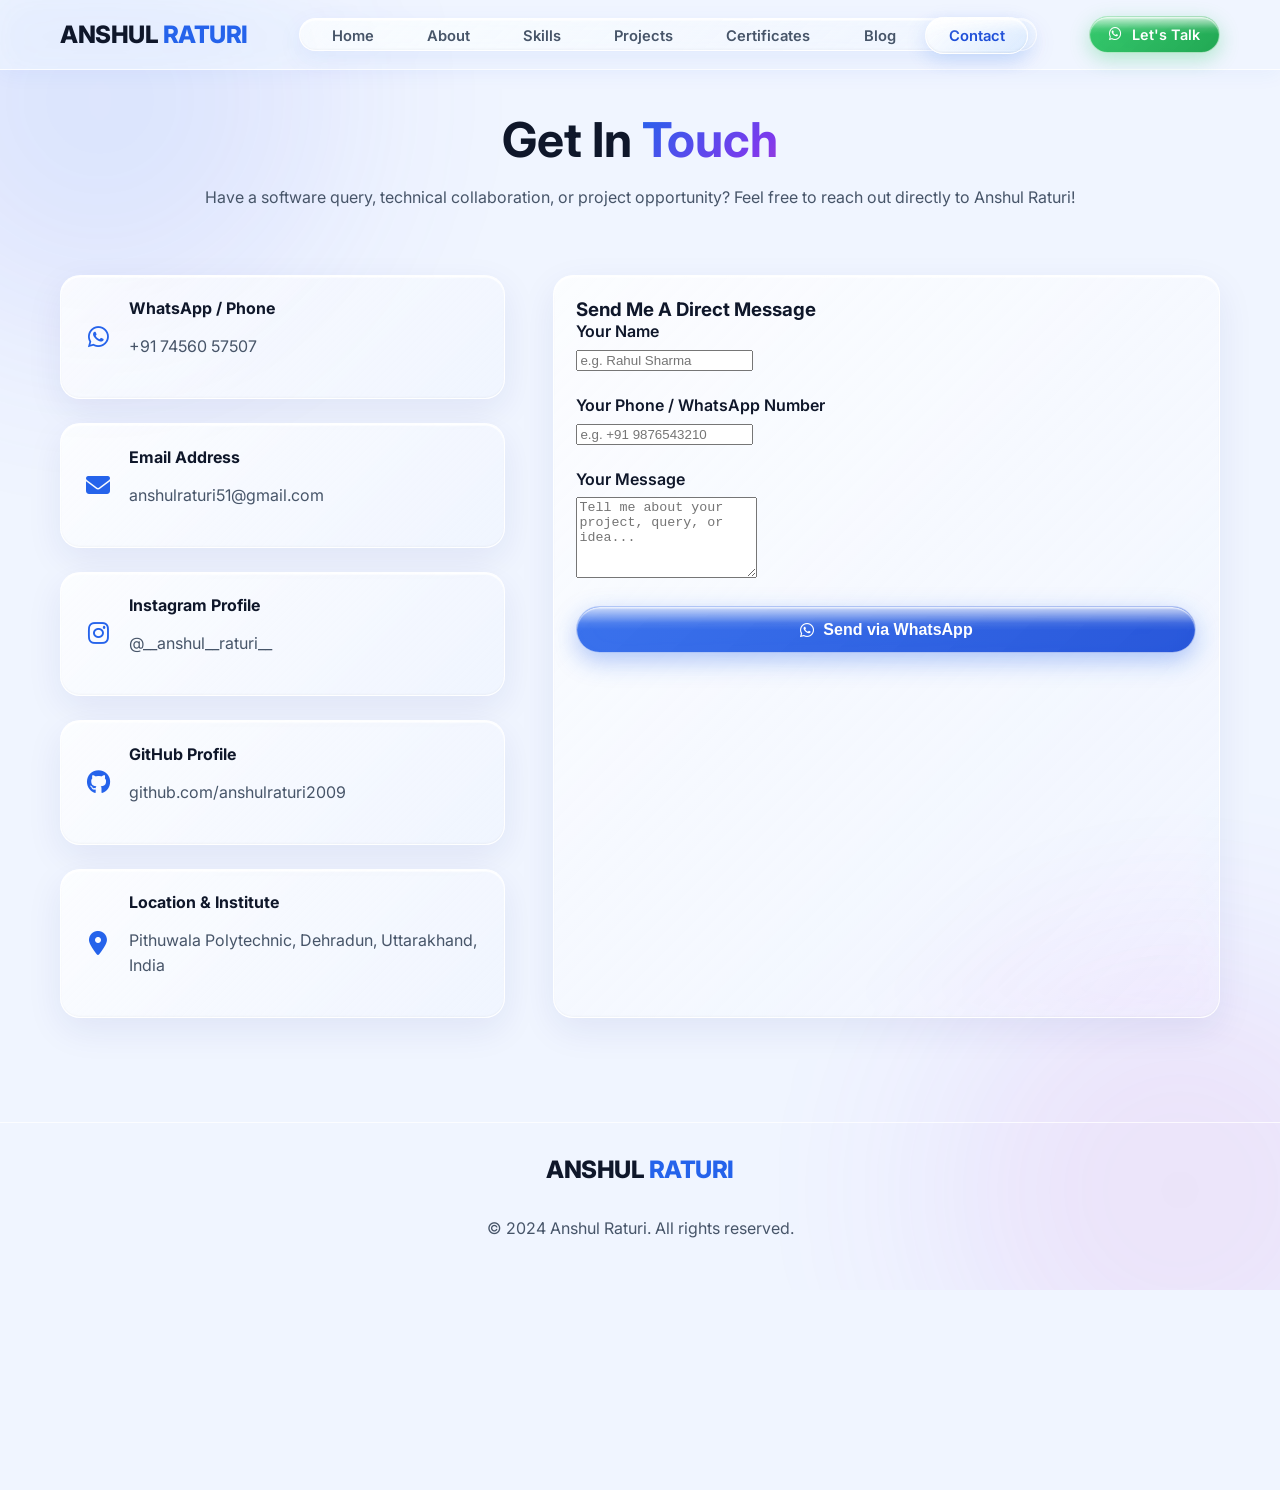
<file: contact.html>
<!DOCTYPE html>
<html lang="en">
<head>
  <meta charset="UTF-8">
  <meta name="viewport" content="width=device-width, initial-scale=1.0">
  <title>Contact Anshul Raturi | Full-Stack Software Developer</title>
  <meta name="description" content="Get in touch with Anshul Raturi for web development projects, AI collaborations, and software inquiries. Based in Dehradun, India. Phone & WhatsApp: +91 7456057507.">
  <meta name="keywords" content="Contact Anshul Raturi, Hire Anshul Raturi, Dehradun Developer Contact, Anshul Raturi WhatsApp Email">
  <meta name="author" content="Anshul Raturi">
  <meta name="robots" content="index, follow">

  <link rel="stylesheet" href="styles.css">
  <link rel="stylesheet" href="https://cdnjs.cloudflare.com/ajax/libs/font-awesome/6.5.1/css/all.min.css">

  <script type="application/ld+json">
  {
    "@context": "https://schema.org",
    "@type": "Person",
    "name": "Anshul Raturi",
    "jobTitle": "Full-Stack Software Developer",
    "url": "https://anshulraturi.dev",
    "image": "my image.png",
    "telephone": "+917456057507",
    "email": "anshulraturi51@gmail.com",
    "address": {
      "@type": "PostalAddress",
      "addressLocality": "Dehradun",
      "addressRegion": "Uttarakhand",
      "addressCountry": "India"
    },
    "sameAs": [
      "https://github.com/anshulraturi2009",
      "https://www.instagram.com/__anshul__raturi__/",
      "https://wa.me/917456057507"
    ]
  }
  </script>
</head>
<body class="page-transition">

  <!-- Header -->
  <header class="navbar">
    <div class="nav-container">
      <a href="index.html" class="logo">ANSHUL <span>RATURI</span></a>
      
      <ul class="nav-links">
        <li><a href="index.html">Home</a></li>
        <li><a href="about.html">About</a></li>
        <li><a href="skills.html">Skills</a></li>
        <li><a href="projects.html">Projects</a></li>
        <li><a href="certificates.html">Certificates</a></li>
        <li><a href="blog.html">Blog</a></li>
        <li><a href="contact.html" class="active">Contact</a></li>
      </ul>
      
      <div class="nav-actions">
        <a href="https://wa.me/917456057507" target="_blank" class="btn-whatsapp-small">
          <i class="fab fa-whatsapp"></i> Let's Talk
        </a>
        <button class="mobile-menu-btn" aria-label="Toggle Navigation Menu">
          <i class="fas fa-bars"></i>
        </button>
      </div>
    </div>
  </header>

  <main class="main-content page-container">
    <div class="page-header reveal">
      <h1>Get In <span class="text-gradient">Touch</span></h1>
      <p>Have a software query, technical collaboration, or project opportunity? Feel free to reach out directly to Anshul Raturi!</p>
    </div>

    <div class="contact-grid">

      <!-- Contact Info Cards -->
      <div class="contact-info reveal delay-100">
        
        <a href="https://wa.me/917456057507?text=Hi%20Anshul" target="_blank" class="card contact-item">
          <div class="contact-icon whatsapp"><i class="fab fa-whatsapp"></i></div>
          <div>
            <h4>WhatsApp / Phone</h4>
            <p>+91 74560 57507</p>
          </div>
        </a>

        <a href="mailto:anshulraturi51@gmail.com" class="card contact-item">
          <div class="contact-icon email"><i class="fas fa-envelope"></i></div>
          <div>
            <h4>Email Address</h4>
            <p>anshulraturi51@gmail.com</p>
          </div>
        </a>

        <a href="https://www.instagram.com/__anshul__raturi__/" target="_blank" class="card contact-item">
          <div class="contact-icon instagram"><i class="fab fa-instagram"></i></div>
          <div>
            <h4>Instagram Profile</h4>
            <p>@__anshul__raturi__</p>
          </div>
        </a>

        <a href="https://github.com/anshulraturi2009" target="_blank" class="card contact-item">
          <div class="contact-icon github"><i class="fab fa-github"></i></div>
          <div>
            <h4>GitHub Profile</h4>
            <p>github.com/anshulraturi2009</p>
          </div>
        </a>

        <div class="card contact-item">
          <div class="contact-icon location"><i class="fas fa-map-marker-alt"></i></div>
          <div>
            <h4>Location &amp; Institute</h4>
            <p>Pithuwala Polytechnic, Dehradun, Uttarakhand, India</p>
          </div>
        </div>

      </div>

      <!-- Contact Form -->
      <div class="card contact-form reveal delay-200">
        <h3>Send Me A Direct Message</h3>
        <form id="whatsappForm">
          <div class="form-group">
            <label for="name">Your Name</label>
            <input type="text" id="name" required placeholder="e.g. Rahul Sharma">
          </div>

          <div class="form-group">
            <label for="phone">Your Phone / WhatsApp Number</label>
            <input type="tel" id="phone" placeholder="e.g. +91 9876543210">
          </div>

          <div class="form-group">
            <label for="message">Your Message</label>
            <textarea id="message" rows="5" required placeholder="Tell me about your project, query, or idea..."></textarea>
          </div>

          <button type="submit" class="btn btn-primary" style="width: 100%;">
            <i class="fab fa-whatsapp"></i> Send via WhatsApp
          </button>
        </form>
      </div>

    </div>
  </main>

  <footer>
    <div class="footer-content">
      <a href="index.html" class="logo">ANSHUL <span>RATURI</span></a>
      <p>&copy; 2024 Anshul Raturi. All rights reserved.</p>
    </div>
  </footer>

  <script src="script.js"></script>
</body>
</html>
</file>
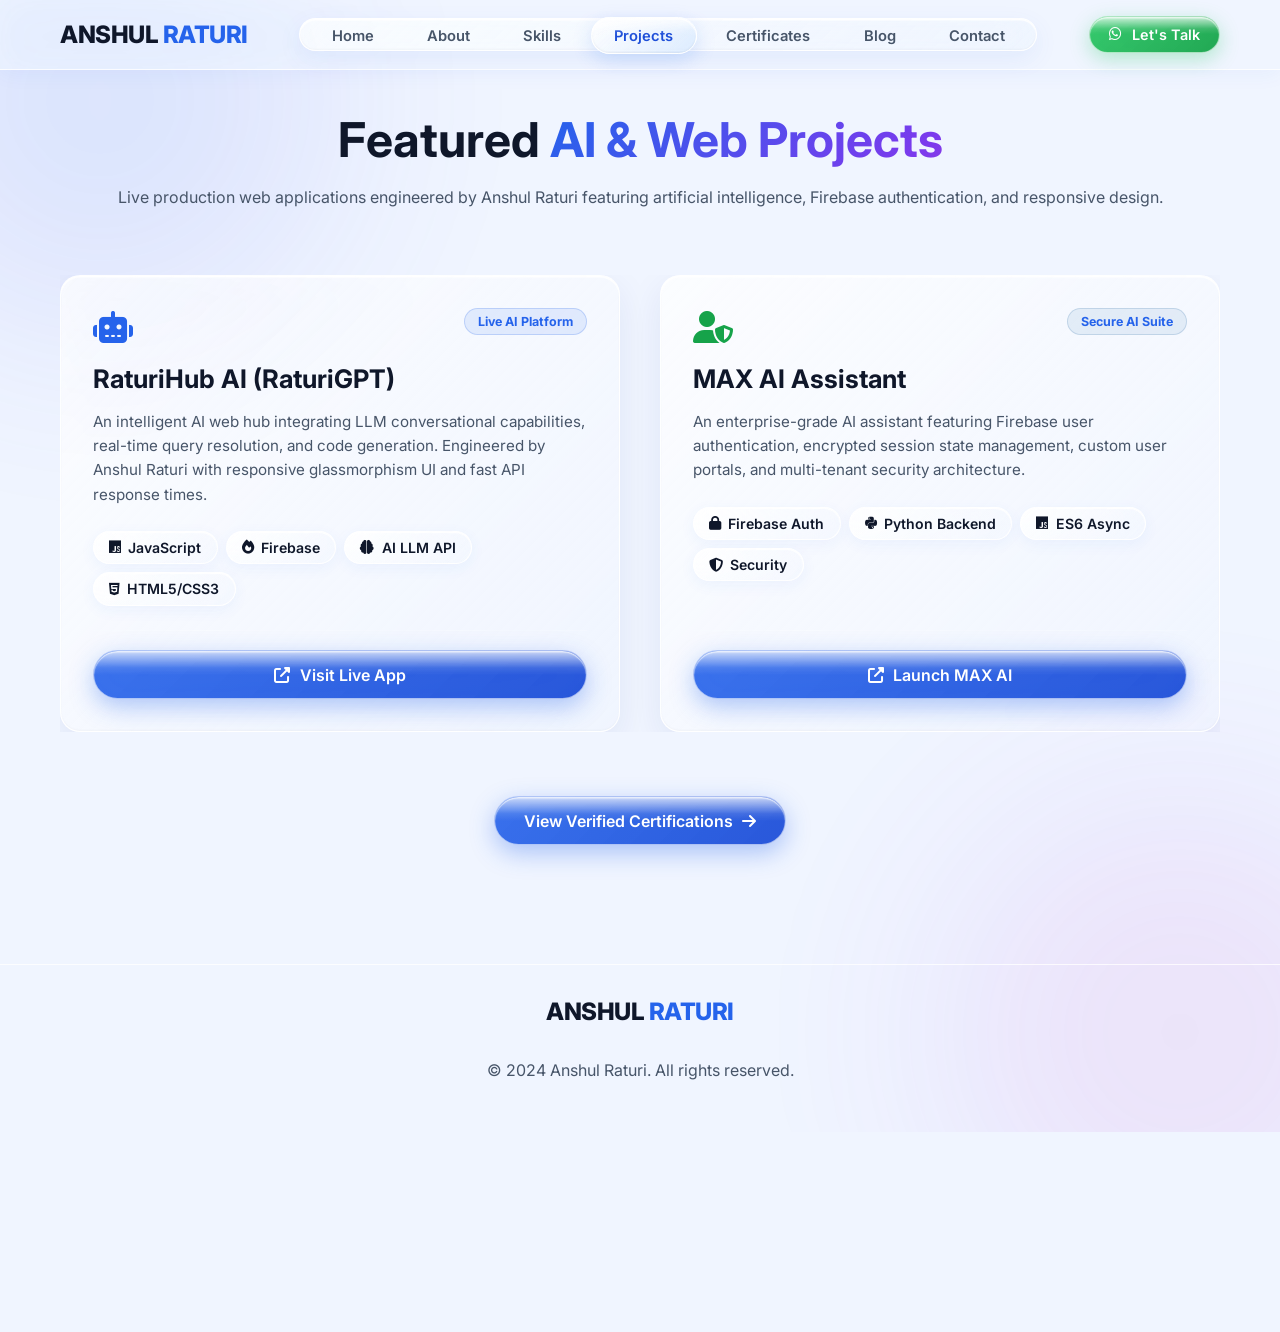
<file: projects.html>
<!DOCTYPE html>
<html lang="en">
<head>
  <meta charset="UTF-8">
  <meta name="viewport" content="width=device-width, initial-scale=1.0">
  <title>Projects | RaturiHub & MAX AI - Anshul Raturi</title>
  <meta name="description" content="Explore live AI applications built by Anshul Raturi including RaturiHub AI assistant and MAX AI authentication platform. Live web apps, summaries, and code.">
  <meta name="keywords" content="Anshul Raturi Projects, RaturiHub, Raturi GPT, MAX AI, Anshul Raturi AI Projects, Dehradun AI Developer">
  <meta name="author" content="Anshul Raturi">
  <meta name="robots" content="index, follow">

  <link rel="stylesheet" href="styles.css">
  <link rel="stylesheet" href="https://cdnjs.cloudflare.com/ajax/libs/font-awesome/6.5.1/css/all.min.css">

  <script type="application/ld+json">
  {
    "@context": "https://schema.org",
    "@type": "Person",
    "name": "Anshul Raturi",
    "jobTitle": "Full-Stack Software Developer",
    "url": "https://anshulraturi.dev",
    "image": "my image.png",
    "sameAs": [
      "https://github.com/anshulraturi2009",
      "https://www.instagram.com/__anshul__raturi__/",
      "https://wa.me/917456057507"
    ]
  }
  </script>
</head>
<body class="page-transition">

  <!-- Header -->
  <header class="navbar">
    <div class="nav-container">
      <a href="index.html" class="logo">ANSHUL <span>RATURI</span></a>
      
      <ul class="nav-links">
        <li><a href="index.html">Home</a></li>
        <li><a href="about.html">About</a></li>
        <li><a href="skills.html">Skills</a></li>
        <li><a href="projects.html" class="active">Projects</a></li>
        <li><a href="certificates.html">Certificates</a></li>
        <li><a href="blog.html">Blog</a></li>
        <li><a href="contact.html">Contact</a></li>
      </ul>
      
      <div class="nav-actions">
        <a href="https://wa.me/917456057507" target="_blank" class="btn-whatsapp-small">
          <i class="fab fa-whatsapp"></i> Let's Talk
        </a>
        <button class="mobile-menu-btn" aria-label="Toggle Navigation Menu">
          <i class="fas fa-bars"></i>
        </button>
      </div>
    </div>
  </header>

  <main class="main-content page-container">
    <div class="page-header reveal">
      <h1>Featured <span class="text-gradient">AI &amp; Web Projects</span></h1>
      <p>Live production web applications engineered by Anshul Raturi featuring artificial intelligence, Firebase authentication, and responsive design.</p>
    </div>

    <div class="projects-grid" style="display: grid; grid-template-columns: repeat(auto-fit, minmax(340px, 1fr)); gap: 2.5rem;">

      <!-- Project 1: RaturiHub AI -->
      <div class="card project-card reveal delay-100" style="display: flex; flex-direction: column; justify-content: space-between; padding: 2rem;">
        <div>
          <div style="display: flex; justify-content: space-between; align-items: center; margin-bottom: 1rem;">
            <div style="font-size: 2rem; color: var(--accent-blue);"><i class="fas fa-robot"></i></div>
            <span class="cert-issuer-badge" style="background: rgba(37, 99, 235, 0.1); color: var(--accent-blue);">Live AI Platform</span>
          </div>
          <h2 style="font-size: 1.6rem; margin-bottom: 0.8rem; color: var(--text-primary);">RaturiHub AI (RaturiGPT)</h2>
          <p style="color: var(--text-secondary); line-height: 1.6; margin-bottom: 1.5rem; font-size: 0.95rem;">
            An intelligent AI web hub integrating LLM conversational capabilities, real-time query resolution, and code generation. Engineered by Anshul Raturi with responsive glassmorphism UI and fast API response times.
          </p>
          <div style="display: flex; gap: 0.5rem; flex-wrap: wrap; margin-bottom: 1.5rem;">
            <span class="lang-pill"><i class="fab fa-js"></i> JavaScript</span>
            <span class="lang-pill"><i class="fas fa-fire"></i> Firebase</span>
            <span class="lang-pill"><i class="fas fa-brain"></i> AI LLM API</span>
            <span class="lang-pill"><i class="fab fa-html5"></i> HTML5/CSS3</span>
          </div>
        </div>
        <div style="border-top: 1px solid rgba(255,255,255,0.1); padding-top: 1.2rem; display: flex; gap: 1rem;">
          <a href="https://raturi-gpt.web.app/" target="_blank" class="btn btn-primary" style="flex: 1; text-align: center;">
            <i class="fas fa-external-link-alt"></i> Visit Live App
          </a>
        </div>
      </div>

      <!-- Project 2: MAX AI -->
      <div class="card project-card reveal delay-200" style="display: flex; flex-direction: column; justify-content: space-between; padding: 2rem;">
        <div>
          <div style="display: flex; justify-content: space-between; align-items: center; margin-bottom: 1rem;">
            <div style="font-size: 2rem; color: #16A34A;"><i class="fas fa-user-shield"></i></div>
            <span class="cert-issuer-badge py-badge">Secure AI Suite</span>
          </div>
          <h2 style="font-size: 1.6rem; margin-bottom: 0.8rem; color: var(--text-primary);">MAX AI Assistant</h2>
          <p style="color: var(--text-secondary); line-height: 1.6; margin-bottom: 1.5rem; font-size: 0.95rem;">
            An enterprise-grade AI assistant featuring Firebase user authentication, encrypted session state management, custom user portals, and multi-tenant security architecture.
          </p>
          <div style="display: flex; gap: 0.5rem; flex-wrap: wrap; margin-bottom: 1.5rem;">
            <span class="lang-pill"><i class="fas fa-lock"></i> Firebase Auth</span>
            <span class="lang-pill"><i class="fab fa-python"></i> Python Backend</span>
            <span class="lang-pill"><i class="fab fa-js"></i> ES6 Async</span>
            <span class="lang-pill"><i class="fas fa-shield-alt"></i> Security</span>
          </div>
        </div>
        <div style="border-top: 1px solid rgba(255,255,255,0.1); padding-top: 1.2rem; display: flex; gap: 1rem;">
          <a href="https://max-ai-a030a.web.app/auth" target="_blank" class="btn btn-primary" style="flex: 1; text-align: center;">
            <i class="fas fa-external-link-alt"></i> Launch MAX AI
          </a>
        </div>
      </div>

    </div>

    <div style="text-align: center; margin-top: 4rem;" class="reveal">
      <a href="certificates.html" class="btn btn-primary">View Verified Certifications <i class="fas fa-arrow-right"></i></a>
    </div>

  </main>

  <footer>
    <div class="footer-content">
      <a href="index.html" class="logo">ANSHUL <span>RATURI</span></a>
      <p>&copy; 2024 Anshul Raturi. All rights reserved.</p>
    </div>
  </footer>

  <script src="script.js"></script>
</body>
</html>
</file>
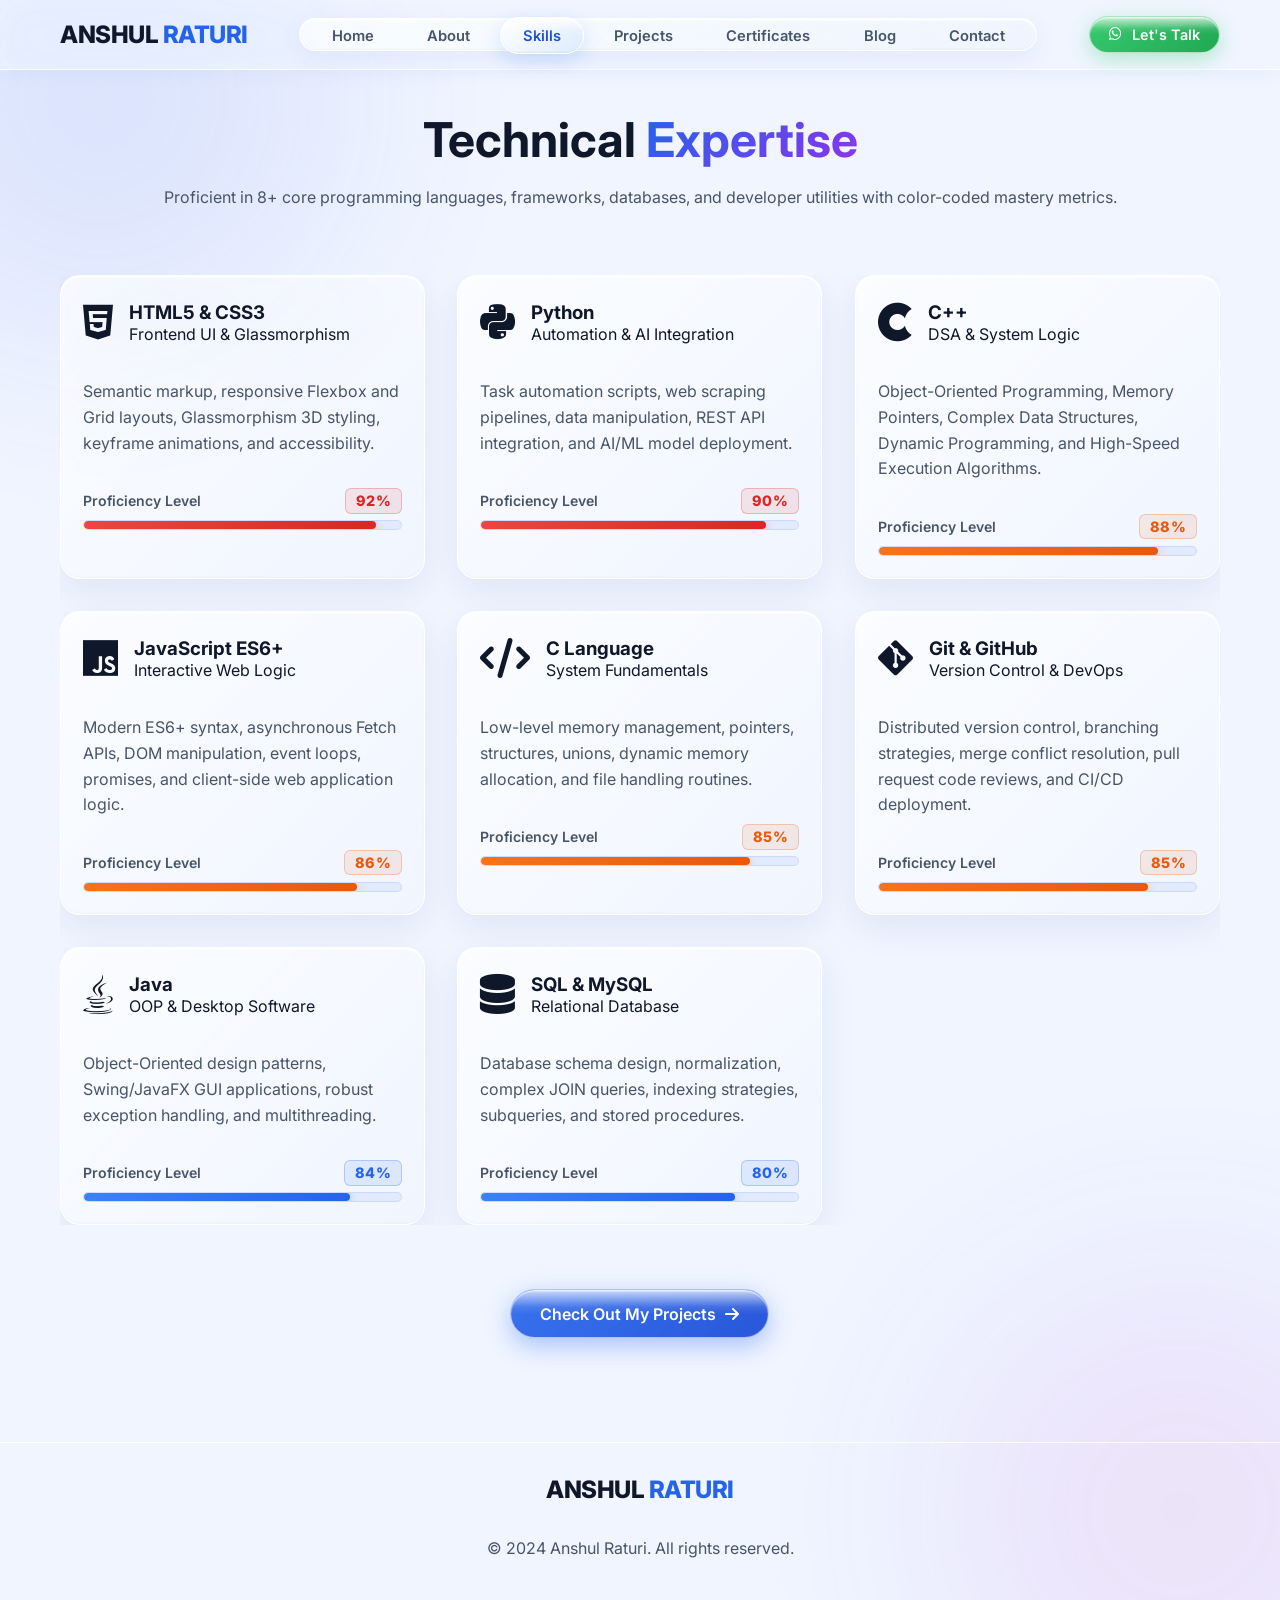
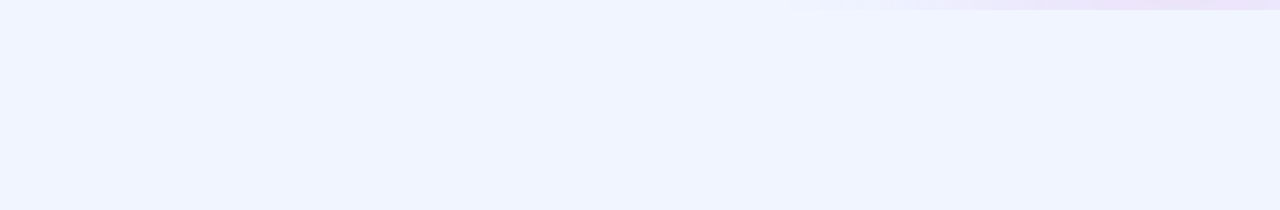
<file: skills.html>
<!DOCTYPE html>
<html lang="en">
<head>
  <meta charset="UTF-8">
  <meta name="viewport" content="width=device-width, initial-scale=1.0">
  <title>Technical Skills | Anshul Raturi - C++, Python, Web & SQL</title>
  <meta name="description" content="Technical expertise of Anshul Raturi in C++, C, Java, Python, JavaScript, HTML5/CSS3, SQL, MySQL, and Git. Proficiency levels and development skills.">
  <meta name="keywords" content="Anshul Raturi Skills, C++ DSA, Python Automation, Full-Stack Web Development, SQL Database, Git GitHub">
  <meta name="author" content="Anshul Raturi">
  <meta name="robots" content="index, follow">

  <link rel="stylesheet" href="styles.css">
  <link rel="stylesheet" href="https://cdnjs.cloudflare.com/ajax/libs/font-awesome/6.5.1/css/all.min.css">

  <script type="application/ld+json">
  {
    "@context": "https://schema.org",
    "@type": "Person",
    "name": "Anshul Raturi",
    "jobTitle": "Full-Stack Software Developer",
    "url": "https://anshulraturi.dev",
    "image": "my image.png",
    "sameAs": [
      "https://github.com/anshulraturi2009",
      "https://www.instagram.com/__anshul__raturi__/",
      "https://wa.me/917456057507"
    ]
  }
  </script>
</head>
<body class="page-transition">

  <!-- Header -->
  <header class="navbar">
    <div class="nav-container">
      <a href="index.html" class="logo">ANSHUL <span>RATURI</span></a>
      
      <ul class="nav-links">
        <li><a href="index.html">Home</a></li>
        <li><a href="about.html">About</a></li>
        <li><a href="skills.html" class="active">Skills</a></li>
        <li><a href="projects.html">Projects</a></li>
        <li><a href="certificates.html">Certificates</a></li>
        <li><a href="blog.html">Blog</a></li>
        <li><a href="contact.html">Contact</a></li>
      </ul>
      
      <div class="nav-actions">
        <a href="https://wa.me/917456057507" target="_blank" class="btn-whatsapp-small">
          <i class="fab fa-whatsapp"></i> Let's Talk
        </a>
        <button class="mobile-menu-btn" aria-label="Toggle Navigation Menu">
          <i class="fas fa-bars"></i>
        </button>
      </div>
    </div>
  </header>

  <main class="main-content page-container">
    <div class="page-header reveal">
      <h1>Technical <span class="text-gradient">Expertise</span></h1>
      <p>Proficient in 8+ core programming languages, frameworks, databases, and developer utilities with color-coded mastery metrics.</p>
    </div>

    <div class="skills-grid">

      <!-- Skill 1: HTML5 & CSS3 (92% - High RED) -->
      <div class="card skill-card reveal delay-100">
        <div class="skill-header">
          <div class="skill-icon html"><i class="fab fa-html5"></i></div>
          <div>
            <h3>HTML5 &amp; CSS3</h3>
            <span class="skill-tag">Frontend UI &amp; Glassmorphism</span>
          </div>
        </div>
        <p>Semantic markup, responsive Flexbox and Grid layouts, Glassmorphism 3D styling, keyframe animations, and accessibility.</p>
        <div class="skill-bar-header">
          <span class="skill-bar-label">Proficiency Level</span>
          <span class="skill-bar-percent percent-high">92%</span>
        </div>
        <div class="skill-bar-container">
          <div class="skill-bar-fill level-high" data-width="92%" style="width: 92%;"></div>
        </div>
      </div>

      <!-- Skill 2: Python (90% - High RED) -->
      <div class="card skill-card reveal delay-200">
        <div class="skill-header">
          <div class="skill-icon python"><i class="fab fa-python"></i></div>
          <div>
            <h3>Python</h3>
            <span class="skill-tag">Automation &amp; AI Integration</span>
          </div>
        </div>
        <p>Task automation scripts, web scraping pipelines, data manipulation, REST API integration, and AI/ML model deployment.</p>
        <div class="skill-bar-header">
          <span class="skill-bar-label">Proficiency Level</span>
          <span class="skill-bar-percent percent-high">90%</span>
        </div>
        <div class="skill-bar-container">
          <div class="skill-bar-fill level-high" data-width="90%" style="width: 90%;"></div>
        </div>
      </div>

      <!-- Skill 3: C++ (88% - Medium-High ORANGE) -->
      <div class="card skill-card reveal delay-300">
        <div class="skill-header">
          <div class="skill-icon cpp"><i class="fab fa-cuttlefish"></i></div>
          <div>
            <h3>C++</h3>
            <span class="skill-tag">DSA &amp; System Logic</span>
          </div>
        </div>
        <p>Object-Oriented Programming, Memory Pointers, Complex Data Structures, Dynamic Programming, and High-Speed Execution Algorithms.</p>
        <div class="skill-bar-header">
          <span class="skill-bar-label">Proficiency Level</span>
          <span class="skill-bar-percent percent-medium-high">88%</span>
        </div>
        <div class="skill-bar-container">
          <div class="skill-bar-fill level-medium-high" data-width="88%" style="width: 88%;"></div>
        </div>
      </div>

      <!-- Skill 4: JavaScript ES6+ (86% - Medium-High ORANGE) -->
      <div class="card skill-card reveal delay-100">
        <div class="skill-header">
          <div class="skill-icon js"><i class="fab fa-js"></i></div>
          <div>
            <h3>JavaScript ES6+</h3>
            <span class="skill-tag">Interactive Web Logic</span>
          </div>
        </div>
        <p>Modern ES6+ syntax, asynchronous Fetch APIs, DOM manipulation, event loops, promises, and client-side web application logic.</p>
        <div class="skill-bar-header">
          <span class="skill-bar-label">Proficiency Level</span>
          <span class="skill-bar-percent percent-medium-high">86%</span>
        </div>
        <div class="skill-bar-container">
          <div class="skill-bar-fill level-medium-high" data-width="86%" style="width: 86%;"></div>
        </div>
      </div>

      <!-- Skill 5: C Language (85% - Medium-High ORANGE) -->
      <div class="card skill-card reveal delay-200">
        <div class="skill-header">
          <div class="skill-icon c-lang"><i class="fas fa-code"></i></div>
          <div>
            <h3>C Language</h3>
            <span class="skill-tag">System Fundamentals</span>
          </div>
        </div>
        <p>Low-level memory management, pointers, structures, unions, dynamic memory allocation, and file handling routines.</p>
        <div class="skill-bar-header">
          <span class="skill-bar-label">Proficiency Level</span>
          <span class="skill-bar-percent percent-medium-high">85%</span>
        </div>
        <div class="skill-bar-container">
          <div class="skill-bar-fill level-medium-high" data-width="85%" style="width: 85%;"></div>
        </div>
      </div>

      <!-- Skill 6: Git & GitHub (85% - Medium-High ORANGE) -->
      <div class="card skill-card reveal delay-300">
        <div class="skill-header">
          <div class="skill-icon git"><i class="fab fa-git-alt"></i></div>
          <div>
            <h3>Git &amp; GitHub</h3>
            <span class="skill-tag">Version Control &amp; DevOps</span>
          </div>
        </div>
        <p>Distributed version control, branching strategies, merge conflict resolution, pull request code reviews, and CI/CD deployment.</p>
        <div class="skill-bar-header">
          <span class="skill-bar-label">Proficiency Level</span>
          <span class="skill-bar-percent percent-medium-high">85%</span>
        </div>
        <div class="skill-bar-container">
          <div class="skill-bar-fill level-medium-high" data-width="85%" style="width: 85%;"></div>
        </div>
      </div>

      <!-- Skill 7: Java (84% - Medium BLUE) -->
      <div class="card skill-card reveal delay-100">
        <div class="skill-header">
          <div class="skill-icon java"><i class="fab fa-java"></i></div>
          <div>
            <h3>Java</h3>
            <span class="skill-tag">OOP &amp; Desktop Software</span>
          </div>
        </div>
        <p>Object-Oriented design patterns, Swing/JavaFX GUI applications, robust exception handling, and multithreading.</p>
        <div class="skill-bar-header">
          <span class="skill-bar-label">Proficiency Level</span>
          <span class="skill-bar-percent percent-medium">84%</span>
        </div>
        <div class="skill-bar-container">
          <div class="skill-bar-fill level-medium" data-width="84%" style="width: 84%;"></div>
        </div>
      </div>

      <!-- Skill 8: SQL & MySQL (80% - Medium BLUE) -->
      <div class="card skill-card reveal delay-200">
        <div class="skill-header">
          <div class="skill-icon sql"><i class="fas fa-database"></i></div>
          <div>
            <h3>SQL &amp; MySQL</h3>
            <span class="skill-tag">Relational Database</span>
          </div>
        </div>
        <p>Database schema design, normalization, complex JOIN queries, indexing strategies, subqueries, and stored procedures.</p>
        <div class="skill-bar-header">
          <span class="skill-bar-label">Proficiency Level</span>
          <span class="skill-bar-percent percent-medium">80%</span>
        </div>
        <div class="skill-bar-container">
          <div class="skill-bar-fill level-medium" data-width="80%" style="width: 80%;"></div>
        </div>
      </div>

    </div>

    <div style="text-align: center; margin-top: 4rem;" class="reveal">
      <a href="projects.html" class="btn btn-primary">Check Out My Projects <i class="fas fa-arrow-right"></i></a>
    </div>
  </main>

  <footer>
    <div class="footer-content">
      <a href="index.html" class="logo">ANSHUL <span>RATURI</span></a>
      <p>&copy; 2024 Anshul Raturi. All rights reserved.</p>
    </div>
  </footer>

  <script src="script.js"></script>
</body>
</html>
</file>
<file: styles.css>
@import url('https://fonts.googleapis.com/css2?family=Inter:wght@300;400;500;600;700;800&display=swap');

:root {
  --bg-color: #F0F5FF;
  --text-primary: #0F172A;
  --text-secondary: #475569;
  --accent-blue: #2563EB;
  --accent-blue-hover: #1D4ED8;
  --nav-height: 70px;
}

/* Global Reset & Base */
*, *::before, *::after {
  box-sizing: border-box;
}

html {
  scroll-behavior: smooth;
  overflow-x: hidden;
  overflow-y: auto;
}

body {
  margin: 0;
  padding: 0;
  font-family: 'Inter', system-ui, -apple-system, sans-serif;
  background-color: var(--bg-color);
  color: var(--text-primary);
  -webkit-font-smoothing: antialiased;
  -moz-osx-font-smoothing: grayscale;
  overflow-x: hidden;
  overflow-y: auto;
}

/* Desktop Single Viewport (1025px+) */
@media (min-width: 1025px) {
  body.home-page {
    overflow: hidden !important;
    height: 100vh !important;
  }
}

/* Mobile & Tablet Full Vertical Scroll (1024px and below) */
@media (max-width: 1024px) {
  html, body, body.home-page, .main-content, .hero-section, .hero-container, .hero-content, .hero-image-wrapper {
    overflow-y: auto !important;
    overflow-x: hidden !important;
    height: auto !important;
    min-height: 100% !important;
    touch-action: pan-y !important;
    -webkit-overflow-scrolling: touch !important;
  }
}

/* Background Ambient Orbs for Depth */
@media (min-width: 768px) {
  body::before, body::after {
    content: '';
    position: fixed;
    width: 600px;
    height: 600px;
    border-radius: 50%;
    filter: blur(100px);
    z-index: -1;
    opacity: 0.45;
    pointer-events: none;
  }
  body::before {
    top: -200px;
    left: -200px;
    background: radial-gradient(circle, rgba(37, 99, 235, 0.3) 0%, rgba(99, 102, 241, 0.2) 50%, transparent 70%);
  }
  body::after {
    bottom: -200px;
    right: -200px;
    background: radial-gradient(circle, rgba(236, 72, 153, 0.25) 0%, rgba(168, 85, 247, 0.2) 50%, transparent 70%);
  }
}

a {
  text-decoration: none;
  color: inherit;
}

ul {
  list-style: none;
  padding: 0;
  margin: 0;
}

.text-gradient {
  background: linear-gradient(135deg, #2563EB, #7C3AED, #EC4899, #2563EB);
  background-size: 300% auto;
  -webkit-background-clip: text;
  -webkit-text-fill-color: transparent;
  background-clip: text;
  animation: gradientShimmer 6s ease infinite;
}

@keyframes gradientShimmer {
  0% { background-position: 0% center; }
  50% { background-position: 100% center; }
  100% { background-position: 0% center; }
}

/* Page Entrance */
.page-transition {
  animation: pageIn 0.5s ease forwards;
}
@keyframes pageIn {
  from { opacity: 0; transform: translateY(15px); }
  to { opacity: 1; transform: translateY(0); }
}

/* Typography */
h1, h2, h3, h4 {
  margin: 0;
  font-weight: 700;
}
p {
  line-height: 1.6;
  color: var(--text-secondary);
}

/* Page Layout */
.page-container {
  max-width: 1200px;
  margin: 0 auto;
  padding: calc(var(--nav-height) + 40px) 20px 40px;
}

/* ========================================================
   NAVBAR & NAV GLASS LINKS
   ======================================================== */
.navbar {
  position: fixed;
  top: 0;
  width: 100%;
  height: var(--nav-height);
  background: rgba(240, 245, 255, 0.7);
  backdrop-filter: blur(16px) saturate(180%);
  -webkit-backdrop-filter: blur(16px) saturate(180%);
  border-bottom: 1.5px solid rgba(255, 255, 255, 0.8);
  box-shadow: 0 4px 20px rgba(37, 99, 235, 0.05);
  z-index: 1000;
}
.nav-container {
  max-width: 1200px;
  margin: 0 auto;
  padding: 0 20px;
  height: 100%;
  display: flex;
  align-items: center;
  justify-content: space-between;
}
.logo {
  font-size: 1.5rem;
  font-weight: 800;
  letter-spacing: -0.5px;
}
.logo span {
  color: var(--accent-blue);
}
.nav-links {
  display: flex;
  gap: 0.4rem;
  align-items: center;
  padding: 0.35rem 0.5rem;
  background: linear-gradient(135deg, rgba(255, 255, 255, 0.65) 0%, rgba(240, 245, 255, 0.35) 100%);
  backdrop-filter: blur(20px) saturate(190%);
  -webkit-backdrop-filter: blur(20px) saturate(190%);
  border: 1.5px solid rgba(255, 255, 255, 0.9);
  border-radius: 99px;
  box-shadow: 
    0 8px 25px rgba(37, 99, 235, 0.08),
    inset 0 1.5px 1px rgba(255, 255, 255, 0.95),
    inset 0 -1px 2px rgba(0, 0, 0, 0.03);
}
.nav-links a {
  position: relative;
  font-weight: 600;
  font-size: 0.92rem;
  padding: 0.55rem 1.4rem;
  border-radius: 99px;
  color: var(--text-secondary);
  transition: all 0.35s cubic-bezier(0.34, 1.56, 0.64, 1);
  border: 1.5px solid transparent;
  overflow: hidden;
  z-index: 1;
}

/* Light Reflection Sheen Arc on Nav Links */
.nav-links a::before {
  content: '';
  position: absolute;
  top: 0;
  left: 0;
  right: 0;
  height: 50%;
  background: linear-gradient(180deg, rgba(255, 255, 255, 0.85) 0%, rgba(255, 255, 255, 0.1) 70%, transparent 100%);
  border-radius: 99px 99px 0 0;
  opacity: 0;
  transition: opacity 0.3s ease;
  pointer-events: none;
}

/* Rainbow Edge Sheen on Nav Link Hover */
.nav-links a::after {
  content: '';
  position: absolute;
  inset: -1.5px;
  border-radius: inherit;
  padding: 1.5px;
  background: linear-gradient(
    135deg,
    rgba(255, 255, 255, 0.9),
    rgba(59, 130, 246, 0.7),
    rgba(168, 85, 247, 0.7),
    rgba(236, 72, 153, 0.6),
    rgba(255, 255, 255, 0.9)
  );
  -webkit-mask: linear-gradient(#fff 0 0) content-box, linear-gradient(#fff 0 0);
  mask: linear-gradient(#fff 0 0) content-box, linear-gradient(#fff 0 0);
  -webkit-mask-composite: xor;
  mask-composite: exclude;
  opacity: 0;
  transition: opacity 0.4s ease;
  pointer-events: none;
}

.nav-links a:hover {
  color: #1D4ED8;
  background: linear-gradient(135deg, rgba(255, 255, 255, 0.85) 0%, rgba(230, 240, 255, 0.5) 100%);
  backdrop-filter: blur(16px);
  border-color: rgba(255, 255, 255, 0.95);
  box-shadow: 
    0 6px 20px rgba(37, 99, 235, 0.15),
    inset 0 1.5px 1px #ffffff,
    inset 0 -1px 2px rgba(0, 0, 0, 0.04);
  transform: translateY(-2px) scale(1.02);
}
.nav-links a:hover::before, .nav-links a:hover::after {
  opacity: 1;
}

.nav-links a.active {
  color: #1D4ED8;
  background: linear-gradient(135deg, rgba(255, 255, 255, 0.95) 0%, rgba(210, 230, 255, 0.7) 100%);
  backdrop-filter: blur(16px);
  border-color: rgba(255, 255, 255, 0.95);
  box-shadow: 
    0 6px 20px rgba(37, 99, 235, 0.18),
    inset 0 1.5px 1px #ffffff,
    inset 0 -1px 2px rgba(0, 0, 0, 0.05);
}
.nav-links a.active::before {
  opacity: 1;
}

.nav-actions {
  display: flex;
  align-items: center;
  gap: 1rem;
}
.mobile-menu-btn {
  display: none;
  background: none;
  border: none;
  font-size: 1.5rem;
  color: var(--text-primary);
  cursor: pointer;
}

/* ========================================================
   PURE 3D GLASS MATERIAL BUTTONS
   ======================================================== */
.btn, .btn-whatsapp-small {
  position: relative;
  display: inline-flex;
  align-items: center;
  justify-content: center;
  gap: 0.6rem;
  padding: 0.85rem 1.8rem;
  border-radius: 99px;
  font-size: 1rem;
  font-weight: 600;
  text-decoration: none;
  cursor: pointer;
  overflow: hidden;
  transition: all 0.35s cubic-bezier(0.34, 1.56, 0.64, 1);
  will-change: transform;
  z-index: 1;

  /* Real Glass Base Styling */
  background: linear-gradient(135deg, rgba(255, 255, 255, 0.8) 0%, rgba(240, 245, 255, 0.4) 100%);
  backdrop-filter: blur(20px) saturate(190%);
  -webkit-backdrop-filter: blur(20px) saturate(190%);
  border: 1.5px solid rgba(255, 255, 255, 0.9);
  box-shadow: 
    0 8px 24px rgba(37, 99, 235, 0.12),
    inset 0 1.5px 1px rgba(255, 255, 255, 0.95),
    inset 0 -1.5px 2px rgba(0, 0, 0, 0.04);
}

/* Top Glossy Reflection Sheen */
.btn::before, .btn-whatsapp-small::before {
  content: '';
  position: absolute;
  top: 0;
  left: 0;
  right: 0;
  height: 50%;
  background: linear-gradient(180deg, rgba(255, 255, 255, 0.75) 0%, rgba(255, 255, 255, 0.1) 70%, transparent 100%);
  border-radius: 99px 99px 0 0;
  pointer-events: none;
  transition: opacity 0.3s ease;
}

/* Rainbow / Iridescent Edge Glow on Hover */
.btn::after, .btn-whatsapp-small::after {
  content: '';
  position: absolute;
  inset: -1.5px;
  border-radius: inherit;
  padding: 1.5px;
  background: linear-gradient(
    135deg,
    rgba(255, 255, 255, 0.9),
    rgba(59, 130, 246, 0.7),
    rgba(168, 85, 247, 0.7),
    rgba(236, 72, 153, 0.6),
    rgba(255, 255, 255, 0.9)
  );
  -webkit-mask: linear-gradient(#fff 0 0) content-box, linear-gradient(#fff 0 0);
  mask: linear-gradient(#fff 0 0) content-box, linear-gradient(#fff 0 0);
  -webkit-mask-composite: xor;
  mask-composite: exclude;
  opacity: 0;
  transition: opacity 0.4s ease;
  pointer-events: none;
}

.btn-secondary {
  color: #1D4ED8;
}
.btn-secondary:hover {
  color: #1E40AF;
  background: linear-gradient(135deg, rgba(255, 255, 255, 0.95) 0%, rgba(240, 245, 255, 0.6) 100%);
}

.btn-primary {
  background: linear-gradient(135deg, rgba(37, 99, 235, 0.9) 0%, rgba(29, 78, 216, 0.95) 100%);
  color: #FFFFFF !important;
  border: 1.5px solid rgba(255, 255, 255, 0.6);
  box-shadow: 
    0 8px 25px rgba(37, 99, 235, 0.35),
    inset 0 1.5px 1px rgba(255, 255, 255, 0.6);
}
.btn-primary:hover {
  background: linear-gradient(135deg, rgba(29, 78, 216, 0.95) 0%, rgba(30, 64, 175, 1) 100%);
  box-shadow: 
    0 12px 30px rgba(37, 99, 235, 0.45),
    inset 0 1.5px 1.5px rgba(255, 255, 255, 0.8);
}

.btn-whatsapp-small {
  background: linear-gradient(135deg, rgba(34, 197, 94, 0.9) 0%, rgba(22, 163, 74, 0.95) 100%);
  color: #FFFFFF !important;
  border: 1.5px solid rgba(255, 255, 255, 0.6);
  padding: 0.55rem 1.2rem;
  font-size: 0.9rem;
  box-shadow: 
    0 6px 20px rgba(34, 197, 94, 0.3),
    inset 0 1.5px 1px rgba(255, 255, 255, 0.6);
}
.btn-whatsapp-small:hover {
  background: linear-gradient(135deg, rgba(22, 163, 74, 0.95) 0%, rgba(21, 128, 61, 1) 100%);
}

.btn:hover, .btn-whatsapp-small:hover {
  transform: translateY(-3px) scale(1.02);
}
.btn:hover::after, .btn-whatsapp-small:hover::after {
  opacity: 1;
}

/* ========================================================
   REAL FROSTED GLASS CARDS (EVERYWHERE)
   ======================================================== */
.card, .about-card, .skill-card, .contact-item, .contact-form, .floating-chip, .glass {
  position: relative;
  background: linear-gradient(135deg, rgba(255, 255, 255, 0.75) 0%, rgba(240, 245, 255, 0.45) 100%);
  backdrop-filter: blur(20px) saturate(180%);
  -webkit-backdrop-filter: blur(20px) saturate(180%);
  border: 1.5px solid rgba(255, 255, 255, 0.85);
  box-shadow: 
    0 12px 36px 0 rgba(31, 38, 135, 0.08),
    inset 0 1.5px 1px 0 rgba(255, 255, 255, 0.95),
    inset 0 -1px 2px 0 rgba(0, 0, 0, 0.03);
  border-radius: 20px;
  overflow: hidden;
  transition: all 0.35s cubic-bezier(0.34, 1.56, 0.64, 1);
}

/* Glossy Light Highlight Arc on Top of Cards */
.card::before, .about-card::before, .skill-card::before, .contact-item::before, .contact-form::before, .floating-chip::before, .glass::before {
  content: '';
  position: absolute;
  top: 0;
  left: 10%;
  right: 10%;
  height: 1px;
  background: linear-gradient(90deg, transparent, rgba(255, 255, 255, 0.9), transparent);
  pointer-events: none;
}

/* Rainbow Edge Sheen on Card Hover */
.card::after, .about-card::after, .skill-card::after, .contact-item::after, .contact-form::after, .floating-chip::after, .glass::after {
  content: '';
  position: absolute;
  inset: -1.5px;
  border-radius: inherit;
  padding: 1.5px;
  background: linear-gradient(
    135deg,
    rgba(255, 255, 255, 0.9),
    rgba(59, 130, 246, 0.5),
    rgba(168, 85, 247, 0.5),
    rgba(236, 72, 153, 0.4),
    rgba(255, 255, 255, 0.9)
  );
  -webkit-mask: linear-gradient(#fff 0 0) content-box, linear-gradient(#fff 0 0);
  mask: linear-gradient(#fff 0 0) content-box, linear-gradient(#fff 0 0);
  -webkit-mask-composite: xor;
  mask-composite: exclude;
  opacity: 0;
  transition: opacity 0.4s ease;
  pointer-events: none;
}

.card:hover, .about-card:hover, .skill-card:hover, .contact-item:hover, .contact-form:hover, .floating-chip:hover, .glass:hover {
  transform: translateY(-4px);
  background: linear-gradient(135deg, rgba(255, 255, 255, 0.9) 0%, rgba(240, 245, 255, 0.6) 100%);
  box-shadow: 
    0 18px 45px 0 rgba(37, 99, 235, 0.14),
    inset 0 1.5px 1.5px 0 #fff;
}
.card:hover::after, .about-card:hover::after, .skill-card:hover::after, .contact-item:hover::after, .contact-form:hover::after, .floating-chip:hover::after, .glass:hover::after {
  opacity: 1;
}

/* ========================================================
   HERO SECTION & IMAGE BLENDING
   ======================================================== */
.main-content {
  min-height: 100vh;
}
.hero-container {
  max-width: 1240px;
  margin: 0 auto;
  padding: calc(var(--nav-height) + 2rem) 20px 2rem;
  display: flex;
  flex-direction: row;
  align-items: center;
  justify-content: space-between;
  gap: 3.5rem;
  min-height: 100vh;
}
.hero-content {
  flex: 1.1;
  max-width: 620px;
  z-index: 2;
  text-align: left;
}
.greeting-badge {
  display: inline-block;
  font-size: 1.1rem;
  font-weight: 600;
  color: var(--accent-blue);
  margin-bottom: 0.5rem;
}
.hero-name {
  font-size: clamp(2.8rem, 5vw, 4.5rem);
  line-height: 1.1;
  margin-bottom: 0.8rem;
  font-weight: 800;
}
.hero-role {
  font-size: 1.35rem;
  color: var(--text-secondary);
  font-weight: 500;
  margin-bottom: 1.2rem;
  line-height: 1.4;
}
.hero-desc {
  font-size: 1.05rem;
  color: var(--text-secondary);
  line-height: 1.6;
  margin-bottom: 1.5rem;
}

/* Language Capsule Pills Bar */
.language-capsule-bar {
  display: flex;
  flex-wrap: wrap;
  gap: 0.7rem;
  margin-top: 1.5rem;
  margin-bottom: 2.2rem; /* Clean ample gap before Explore Projects button */
  align-items: center;
}
.lang-pill {
  display: inline-flex;
  align-items: center;
  gap: 0.45rem;
  padding: 0.45rem 0.95rem;
  background: linear-gradient(135deg, rgba(255, 255, 255, 0.85) 0%, rgba(240, 245, 255, 0.5) 100%);
  backdrop-filter: blur(16px);
  -webkit-backdrop-filter: blur(16px);
  border: 1.5px solid rgba(255, 255, 255, 0.9);
  border-radius: 99px;
  font-size: 0.88rem;
  font-weight: 600;
  color: var(--text-primary);
  box-shadow: 0 4px 15px rgba(37, 99, 235, 0.06), inset 0 1px 1px #fff;
  transition: all 0.3s ease;
}
.lang-pill:hover {
  transform: translateY(-2px);
  border-color: var(--accent-blue);
  color: var(--accent-blue);
  background: #FFFFFF;
}

.hero-buttons {
  display: flex;
  gap: 1.2rem;
  margin-bottom: 2.2rem;
  flex-wrap: wrap;
}

/* Hero Social Glass Buttons */
.hero-socials {
  display: flex;
  gap: 1.2rem;
  font-size: 1.3rem;
}
.hero-socials a {
  display: inline-flex;
  align-items: center;
  justify-content: center;
  width: 46px;
  height: 46px;
  border-radius: 50%;
  background: linear-gradient(135deg, rgba(255, 255, 255, 0.8) 0%, rgba(240, 245, 255, 0.4) 100%);
  backdrop-filter: blur(16px);
  border: 1.5px solid rgba(255, 255, 255, 0.9);
  color: var(--text-secondary);
  box-shadow: 0 4px 15px rgba(37, 99, 235, 0.08), inset 0 1px 1px #fff;
  transition: all 0.3s cubic-bezier(0.34, 1.56, 0.64, 1);
}
.hero-socials a:hover {
  color: var(--accent-blue);
  transform: translateY(-4px) scale(1.1);
  background: linear-gradient(135deg, #fff 0%, rgba(240, 245, 255, 0.8) 100%);
  box-shadow: 0 8px 25px rgba(37, 99, 235, 0.2), inset 0 1.5px 1px #fff;
}

/* Image Wrapping & Seamless Radial Feathering */
.hero-image-wrapper {
  flex: 0.9;
  display: flex;
  justify-content: flex-end;
  align-items: center;
  position: relative;
  min-width: 340px;
  max-width: 520px;
  z-index: 1;
}
.hero-image-container {
  position: relative;
  width: 100%;
  max-width: 500px;
  aspect-ratio: 1;
  overflow: hidden;
  border-radius: 30px;
  -webkit-mask-image: radial-gradient(circle at center, black 65%, transparent 98%);
  mask-image: radial-gradient(circle at center, black 65%, transparent 98%);
  display: flex;
  justify-content: center;
  align-items: center;
}
.hero-image {
  width: 100%;
  height: 100%;
  object-fit: cover;
  object-position: center 10%;
  transform: scale(1.08);
  background: transparent;
  display: block;
}

/* Floating Chips */
.floating-chip {
  position: absolute;
  padding: 0.75rem 1.25rem;
  border-radius: 99px;
  font-weight: 600;
  animation: float 4s ease-in-out infinite;
  will-change: transform;
  z-index: 3;
}
.chip-1 {
  top: 10%;
  left: -2%;
}
.chip-2 {
  bottom: 12%;
  right: -2%;
  animation-delay: 2s;
}
@keyframes float {
  0%, 100% { transform: translateY(0); }
  50% { transform: translateY(-12px); }
}

/* ========================================================
   INNER PAGES (ABOUT, SKILLS, CONTACT)
   ======================================================== */
.page-header {
  text-align: center;
  margin-bottom: 4rem;
}
.page-header h1 {
  font-size: 3rem;
  margin-bottom: 1rem;
}

/* About Page Stats */
.stats-container {
  display: flex;
  justify-content: center;
  gap: 3rem;
  margin-bottom: 4rem;
  flex-wrap: wrap;
}
.stat-item {
  text-align: center;
  padding: 1.5rem 2.5rem;
}
.stat-num {
  font-size: 3.5rem;
  font-weight: 800;
  color: var(--accent-blue);
  margin-bottom: 0.5rem;
}
.stat-label {
  font-weight: 600;
  color: var(--text-secondary);
}

.about-grid {
  display: grid;
  grid-template-columns: repeat(auto-fit, minmax(300px, 1fr));
  gap: 2rem;
  content-visibility: auto;
}
.about-card {
  padding: 2rem;
}
.about-card .icon {
  font-size: 2.5rem;
  color: var(--accent-blue);
  margin-bottom: 1.5rem;
}
.about-card h3 {
  margin-bottom: 1rem;
  font-size: 1.25rem;
}

/* Skills Page */
.skills-grid {
  display: grid;
  grid-template-columns: repeat(auto-fit, minmax(300px, 1fr));
  gap: 2rem;
  content-visibility: auto;
}
.skill-card {
  padding: 2rem;
  display: flex;
  flex-direction: column;
}
.skill-header {
  display: flex;
  align-items: center;
  gap: 1rem;
  margin-bottom: 1rem;
}
.skill-icon {
  font-size: 2.5rem;
}
.skill-info h3 {
  font-size: 1.1rem;
  margin-bottom: 0.2rem;
}
.skill-info span {
  font-size: 0.85rem;
  color: var(--text-secondary);
}
.skill-desc {
  font-size: 0.95rem;
  margin-bottom: 1.5rem;
  flex-grow: 1;
}
.skill-bar-header {
  display: flex;
  justify-content: space-between;
  align-items: center;
  margin-top: 1rem;
  margin-bottom: 0.4rem;
  font-size: 0.88rem;
  font-weight: 700;
}
.skill-bar-label {
  color: var(--text-secondary);
  font-weight: 600;
}
.skill-bar-percent {
  font-size: 0.9rem;
  font-weight: 800;
  padding: 0.2rem 0.6rem;
  border-radius: 6px;
  letter-spacing: 0.5px;
}

/* Color Coding Levels */

/* High (90%+) -> RED GRADIENT */
.percent-high {
  color: #DC2626;
  background: rgba(220, 38, 38, 0.1);
  border: 1px solid rgba(220, 38, 38, 0.25);
}
.skill-bar-fill.level-high {
  background: linear-gradient(90deg, #EF4444 0%, #DC2626 100%);
  box-shadow: 0 2px 10px rgba(220, 38, 38, 0.35);
}

/* Medium-High (85% - 89%) -> ORANGE GRADIENT */
.percent-medium-high {
  color: #EA580C;
  background: rgba(234, 88, 12, 0.1);
  border: 1px solid rgba(234, 88, 12, 0.25);
}
.skill-bar-fill.level-medium-high {
  background: linear-gradient(90deg, #F97316 0%, #EA580C 100%);
  box-shadow: 0 2px 10px rgba(234, 88, 12, 0.35);
}

/* Medium (80% - 84%) -> BLUE GRADIENT */
.percent-medium {
  color: #2563EB;
  background: rgba(37, 99, 235, 0.1);
  border: 1px solid rgba(37, 99, 235, 0.25);
}
.skill-bar-fill.level-medium {
  background: linear-gradient(90deg, #3B82F6 0%, #2563EB 100%);
  box-shadow: 0 2px 10px rgba(37, 99, 235, 0.35);
}

.progress-container, .skill-bar-container {
  height: 10px;
  background: rgba(37, 99, 235, 0.08);
  border-radius: 99px;
  overflow: hidden;
  border: 1px solid rgba(37, 99, 235, 0.12);
}
.progress-bar, .skill-bar-fill {
  height: 100%;
  width: 0%;
  border-radius: 99px;
  transition: width 1.2s cubic-bezier(0.25, 0.8, 0.25, 1);
}

/* ========================================================
   PROJECTS PAGE STYLING
   ======================================================== */
.projects-grid {
  display: grid;
  grid-template-columns: repeat(auto-fit, minmax(350px, 1fr));
  gap: 2.5rem;
  content-visibility: auto;
}
.project-card {
  padding: 2.2rem;
  display: flex;
  flex-direction: column;
  justify-content: space-between;
}
.project-banner {
  display: flex;
  align-items: center;
  justify-content: space-between;
  margin-bottom: 1.5rem;
}
.project-icon-badge {
  width: 54px;
  height: 54px;
  border-radius: 16px;
  background: linear-gradient(135deg, rgba(37, 99, 235, 0.2) 0%, rgba(124, 58, 237, 0.2) 100%);
  border: 1.5px solid rgba(255, 255, 255, 0.9);
  display: flex;
  align-items: center;
  justify-content: center;
  font-size: 1.6rem;
  color: var(--accent-blue);
  box-shadow: 0 4px 15px rgba(37, 99, 235, 0.15);
}
.project-icon-badge.max-ai {
  background: linear-gradient(135deg, rgba(16, 185, 129, 0.2) 0%, rgba(6, 182, 212, 0.2) 100%);
  color: #059669;
}
.project-status {
  font-size: 0.8rem;
  font-weight: 700;
  padding: 0.4rem 0.9rem;
  border-radius: 99px;
  background: rgba(34, 197, 94, 0.12);
  color: #16a34a;
  border: 1px solid rgba(34, 197, 94, 0.3);
  display: inline-flex;
  align-items: center;
  gap: 0.4rem;
}
.project-status i {
  font-size: 0.5rem;
  animation: statusPulse 2s infinite;
}
@keyframes statusPulse {
  0%, 100% { opacity: 1; }
  50% { opacity: 0.3; }
}

.project-title {
  font-size: 1.6rem;
  margin-bottom: 0.4rem;
  color: var(--text-primary);
}
.project-tagline {
  font-size: 0.95rem;
  font-weight: 600;
  color: var(--accent-blue);
  margin-bottom: 1.2rem;
}
.project-summary {
  font-size: 0.95rem;
  line-height: 1.65;
  color: var(--text-secondary);
  margin-bottom: 1.5rem;
}
.project-features {
  display: grid;
  grid-template-columns: 1fr 1fr;
  gap: 0.8rem;
  margin-bottom: 1.5rem;
}
.feature-item {
  font-size: 0.85rem;
  font-weight: 600;
  color: var(--text-primary);
  display: flex;
  align-items: center;
  gap: 0.5rem;
}
.feature-item i {
  color: var(--accent-blue);
  font-size: 0.9rem;
}
.project-tech-stack {
  display: flex;
  flex-wrap: wrap;
  gap: 0.5rem;
  margin-bottom: 1.8rem;
}
.tech-pill {
  font-size: 0.8rem;
  font-weight: 600;
  padding: 0.35rem 0.8rem;
  border-radius: 99px;
  background: rgba(255, 255, 255, 0.8);
  backdrop-filter: blur(8px);
  border: 1px solid rgba(255, 255, 255, 0.9);
  color: var(--text-secondary);
  box-shadow: 0 2px 8px rgba(0, 0, 0, 0.03);
}
.project-actions {
  display: flex;
  gap: 0.8rem;
  flex-wrap: wrap;
}
.project-actions .btn {
  padding: 0.7rem 1.4rem;
  font-size: 0.9rem;
}

/* ========================================================
   CERTIFICATES PAGE STYLING
   ======================================================== */
.certificates-grid {
  display: grid;
  grid-template-columns: repeat(auto-fit, minmax(320px, 1fr));
  gap: 2.2rem;
  content-visibility: auto;
}
.cert-card {
  padding: 2rem;
  display: flex;
  flex-direction: column;
  justify-content: space-between;
}
.cert-icon-wrapper {
  width: 58px;
  height: 58px;
  border-radius: 18px;
  background: linear-gradient(135deg, rgba(37, 99, 235, 0.2) 0%, rgba(99, 102, 241, 0.2) 100%);
  border: 1.5px solid rgba(255, 255, 255, 0.9);
  display: flex;
  align-items: center;
  justify-content: center;
  font-size: 1.8rem;
  color: var(--accent-blue);
  box-shadow: 0 6px 20px rgba(37, 99, 235, 0.15);
  margin-bottom: 1.2rem;
}
.cert-icon-wrapper.google {
  background: linear-gradient(135deg, rgba(234, 67, 53, 0.15) 0%, rgba(251, 188, 5, 0.15) 100%);
  color: #EA4335;
}
.cert-icon-wrapper.ai {
  background: linear-gradient(135deg, rgba(168, 85, 247, 0.2) 0%, rgba(236, 72, 153, 0.2) 100%);
  color: #9333EA;
}
.cert-icon-wrapper.aws {
  background: linear-gradient(135deg, rgba(255, 153, 0, 0.2) 0%, rgba(234, 88, 12, 0.2) 100%);
  color: #D97706;
}
.cert-icon-wrapper.microsoft {
  background: linear-gradient(135deg, rgba(0, 164, 239, 0.2) 0%, rgba(127, 186, 0, 0.2) 100%);
  color: #0284C7;
}
.cert-icon-wrapper.hubspot {
  background: linear-gradient(135deg, rgba(255, 122, 89, 0.2) 0%, rgba(249, 115, 22, 0.2) 100%);
  color: #EA580C;
}
.cert-icon-wrapper.cpp { background: linear-gradient(135deg, rgba(0, 89, 156, 0.2) 0%, rgba(37, 99, 235, 0.2) 100%); color: #00599C; }
.cert-icon-wrapper.python { background: linear-gradient(135deg, rgba(55, 118, 171, 0.2) 0%, rgba(255, 212, 59, 0.2) 100%); color: #3776AB; }
.cert-icon-wrapper.sql { background: linear-gradient(135deg, rgba(68, 121, 161, 0.2) 0%, rgba(242, 145, 17, 0.2) 100%); color: #4479A1; }
.cert-icon-wrapper.git { background: linear-gradient(135deg, rgba(240, 80, 50, 0.2) 0%, rgba(37, 99, 235, 0.2) 100%); color: #F05032; }

.cert-issuer-badge {
  font-size: 0.78rem;
  font-weight: 700;
  padding: 0.3rem 0.8rem;
  border-radius: 99px;
  background: rgba(37, 99, 235, 0.1);
  color: var(--accent-blue);
  border: 1px solid rgba(37, 99, 235, 0.2);
  display: inline-block;
  margin-bottom: 0.8rem;
}
.cert-issuer-badge.google-badge { background: rgba(234, 67, 53, 0.1); color: #DC2626; border-color: rgba(234, 67, 53, 0.2); }
.cert-issuer-badge.ai-badge { background: rgba(168, 85, 247, 0.1); color: #7E22CE; border-color: rgba(168, 85, 247, 0.2); }
.cert-issuer-badge.aws-badge { background: rgba(217, 119, 6, 0.1); color: #B45309; border-color: rgba(217, 119, 6, 0.2); }
.cert-issuer-badge.ms-badge { background: rgba(2, 132, 199, 0.1); color: #0369A1; border-color: rgba(2, 132, 199, 0.2); }
.cert-issuer-badge.hubspot-badge { background: rgba(234, 88, 12, 0.1); color: #C2410C; border-color: rgba(234, 88, 12, 0.2); }
.cert-issuer-badge.py-badge { background: rgba(55, 118, 171, 0.1); color: #2563EB; border-color: rgba(55, 118, 171, 0.2); }
.cert-issuer-badge.git-badge { background: rgba(240, 80, 50, 0.1); color: #C2410C; border-color: rgba(240, 80, 50, 0.2); }

.cert-title {
  font-size: 1.35rem;
  margin-bottom: 0.6rem;
  color: var(--text-primary);
}
.cert-desc {
  font-size: 0.9rem;
  line-height: 1.6;
  color: var(--text-secondary);
  margin-bottom: 1.5rem;
  flex-grow: 1;
}
.cert-actions {
  margin-top: auto;
}
.cert-actions .btn {
  width: 100%;
  padding: 0.75rem 1.2rem;
  font-size: 0.9rem;
}

/* Contact Page */
.contact-grid {
  display: grid;
  grid-template-columns: 1fr 1.5fr;
  gap: 3rem;
}
.contact-info {
  display: flex;
  flex-direction: column;
  gap: 1.5rem;
}
.contact-item {
  display: flex;
  align-items: center;
  gap: 1rem;
  padding: 1.2rem 1.5rem;
}
.contact-item i {
  font-size: 1.5rem;
  color: var(--accent-blue);
  width: 30px;
  text-align: center;
}
.contact-details h4 {
  font-size: 0.9rem;
  color: var(--text-secondary);
  margin-bottom: 0.2rem;
}
.contact-details p {
  color: var(--text-primary);
  font-weight: 600;
  margin: 0;
}

.contact-form {
  padding: 2.5rem;
}
.form-group {
  margin-bottom: 1.5rem;
}
.form-group label {
  display: block;
  margin-bottom: 0.5rem;
  font-weight: 600;
  color: var(--text-primary);
}
.form-control {
  width: 100%;
  padding: 0.85rem 1.2rem;
  border: 1.5px solid rgba(255, 255, 255, 0.9);
  border-radius: 12px;
  background: rgba(255, 255, 255, 0.6);
  backdrop-filter: blur(10px);
  font-family: inherit;
  font-size: 1rem;
  transition: all 0.3s ease;
  box-shadow: inset 0 1px 2px rgba(0, 0, 0, 0.03);
}
.form-control:focus {
  outline: none;
  border-color: var(--accent-blue);
  background: #FFFFFF;
  box-shadow: 0 0 0 4px rgba(37, 99, 235, 0.15);
}
textarea.form-control {
  min-height: 140px;
  resize: vertical;
}

/* ========================================================
   SOCIAL PREVIEW POPUP MODALS (STRICT NO OVERFLOW)
   ======================================================== */
.social-modal {
  position: fixed;
  inset: 0;
  z-index: 9999;
  display: flex;
  align-items: center;
  justify-content: center;
  opacity: 0;
  pointer-events: none;
  transition: opacity 0.35s ease;
  padding: 20px;
}
.social-modal.active {
  opacity: 1;
  pointer-events: all;
}
.social-modal-backdrop {
  position: absolute;
  inset: 0;
  background: rgba(15, 23, 42, 0.45);
  backdrop-filter: blur(8px);
  -webkit-backdrop-filter: blur(8px);
}
.social-card {
  position: relative;
  max-width: 400px;
  width: 100%;
  padding: 2.2rem 2rem 2rem;
  text-align: center;
  transform: translateY(20px) scale(0.95);
  transition: transform 0.4s cubic-bezier(0.34, 1.56, 0.64, 1);
  box-sizing: border-box;
  overflow: hidden;
  border-radius: 24px;
  display: flex;
  flex-direction: column;
  align-items: center;
}
.social-modal.active .social-card {
  transform: translateY(0) scale(1);
}
.modal-close {
  position: absolute;
  top: 1rem;
  right: 1rem;
  background: rgba(255, 255, 255, 0.7);
  border: 1.5px solid rgba(255, 255, 255, 0.9);
  border-radius: 50%;
  width: 34px;
  height: 34px;
  font-size: 1.2rem;
  cursor: pointer;
  color: var(--text-secondary);
  display: flex;
  align-items: center;
  justify-content: center;
  transition: all 0.2s ease;
  z-index: 10;
}
.modal-close:hover {
  background: #fff;
  color: var(--text-primary);
  transform: scale(1.1);
}
.social-avatar {
  width: 64px;
  height: 64px;
  border-radius: 50%;
  object-fit: cover;
  border: 2px solid rgba(255, 255, 255, 0.9);
  box-shadow: 0 4px 15px rgba(0, 0, 0, 0.1);
}
.social-icon-large {
  width: 64px;
  height: 64px;
  border-radius: 50%;
  display: flex;
  align-items: center;
  justify-content: center;
  font-size: 1.8rem;
  background: rgba(59, 130, 246, 0.15);
  color: #2563EB;
  border: 2px solid rgba(255, 255, 255, 0.9);
}
.social-icon-large.whatsapp {
  background: rgba(34, 197, 94, 0.15);
  color: #16a34a;
}
.social-icon-large.github {
  background: rgba(15, 23, 42, 0.1);
  color: #0F172A;
}
.social-card-header {
  display: flex;
  align-items: center;
  gap: 1rem;
  margin-bottom: 1.2rem;
  text-align: left;
  width: 100%;
}
.social-username {
  font-weight: 700;
  font-size: 1.1rem;
  color: var(--text-primary);
}
.social-platform {
  font-size: 0.85rem;
  color: var(--text-secondary);
  margin-top: 0.2rem;
}
.social-card-bio {
  font-size: 0.95rem;
  color: var(--text-secondary);
  line-height: 1.6;
  margin-bottom: 1.5rem;
  text-align: left;
  width: 100%;
}
.social-visit-btn {
  width: 100%;
  box-sizing: border-box;
  margin-top: 0.5rem;
  flex-shrink: 0;
}

/* Reveal Animations */
.reveal {
  opacity: 0;
  transform: translateY(30px);
  transition: opacity 0.8s ease, transform 0.8s ease;
  will-change: transform, opacity;
}
.reveal.active {
  opacity: 1;
  transform: translateY(0);
}
.delay-100 { transition-delay: 100ms; }
.delay-200 { transition-delay: 200ms; }
.delay-300 { transition-delay: 300ms; }
.delay-400 { transition-delay: 400ms; }
.delay-500 { transition-delay: 500ms; }

/* Footer */
footer {
  text-align: center;
  padding: 2rem;
  border-top: 1.5px solid rgba(255, 255, 255, 0.8);
  margin-top: 4rem;
}
.footer-content {
  display: flex;
  flex-direction: column;
  align-items: center;
  gap: 1rem;
}

.cert-meta-info {
  display: flex;
  gap: 1rem;
  margin: 0.8rem 0 1.2rem 0;
  font-size: 0.85rem;
  color: var(--text-secondary);
  flex-wrap: wrap;
}
.cert-meta-info span {
  display: inline-flex;
  align-items: center;
  gap: 0.4rem;
  background: rgba(37, 99, 235, 0.06);
  padding: 0.3rem 0.7rem;
  border-radius: 6px;
  border: 1px solid rgba(37, 99, 235, 0.12);
  font-weight: 500;
}

/* ========================================================
   MOBILE RESPONSIVENESS & PERFORMANCE (SMARTPHONE OPTIMIZED)
   ======================================================== */
html, body {
  max-width: 100vw;
  overflow-x: hidden;
  -webkit-overflow-scrolling: touch;
}

@media (max-width: 992px) {
  /* Eliminate GPU Repaint Flickering on Mobile */
  *, *::before, *::after {
    backdrop-filter: none !important;
    -webkit-backdrop-filter: none !important;
    text-shadow: none !important;
  }
  .card, .skill-card, .project-card, .cert-card, .blog-card, .contact-item, .contact-form, .navbar, .glass, .lang-pill, .hero-socials a, .floating-chip {
    background: rgba(255, 255, 255, 0.94) !important;
    border: 1px solid rgba(37, 99, 235, 0.15) !important;
    box-shadow: 0 4px 16px rgba(31, 38, 135, 0.05) !important;
    -webkit-transform: translate3d(0, 0, 0);
    transform: translate3d(0, 0, 0);
  }
  .btn-primary {
    background: linear-gradient(135deg, #2563EB 0%, #1D4ED8 100%) !important;
    color: #FFFFFF !important;
    border: none !important;
    box-shadow: 0 6px 20px rgba(37, 99, 235, 0.25) !important;
  }
  .text-gradient {
    animation: none !important;
  }
  .floating-chip {
    animation: none !important;
  }

  /* Navbar & Floating Capsule on Mobile */
  .nav-container {
    padding: 0 15px;
  }
  .nav-links {
    display: none;
    position: absolute;
    top: calc(var(--nav-height) + 8px);
    left: 15px;
    right: 15px;
    width: auto;
    background: rgba(240, 245, 255, 0.98) !important;
    flex-direction: column;
    padding: 1.2rem 0;
    gap: 0.4rem;
    text-align: center;
    border-radius: 20px;
    border: 1.5px solid rgba(255, 255, 255, 0.9) !important;
    box-shadow: 0 15px 35px rgba(37, 99, 235, 0.15) !important;
    z-index: 999;
  }
  .nav-links.active {
    display: flex;
  }
  .nav-links a {
    display: block;
    width: 90%;
    margin: 0 auto;
    padding: 0.7rem 1rem;
    border-radius: 12px;
    font-size: 0.98rem;
  }
  .mobile-menu-btn {
    display: flex;
    align-items: center;
    justify-content: center;
    width: 42px;
    height: 42px;
    border-radius: 50%;
    background: rgba(255, 255, 255, 0.8);
    border: 1.5px solid rgba(255, 255, 255, 0.9);
  }
  .nav-actions .btn-whatsapp-small {
    display: none;
  }
}

/* Hero Section & Page Grids on Smartphone (768px and below) */
@media (max-width: 768px) {
  .hero-section, .hero-container, .main-content {
    min-height: auto !important;
    height: auto !important;
  }
  .hero-container {
    flex-direction: column !important;
    text-align: center !important;
    padding-top: calc(var(--nav-height) + 1.5rem);
    padding-bottom: 4rem !important;
    gap: 2rem;
  }
  .hero-content {
    max-width: 100% !important;
    display: flex;
    flex-direction: column;
    align-items: center;
    text-align: center !important;
  }
  .greeting-badge, .hero-name, .hero-role, .hero-desc {
    text-align: center !important;
  }
  .hero-name {
    font-size: clamp(2.3rem, 7.5vw, 3.2rem);
  }
  .hero-role {
    font-size: 1.15rem;
    margin-bottom: 1rem;
  }
  .hero-desc {
    font-size: 0.98rem;
    line-height: 1.55;
    margin-bottom: 1.2rem;
  }
  .language-capsule-bar {
    justify-content: center !important;
    margin-top: 1rem;
    margin-bottom: 1.8rem;
    gap: 0.5rem;
  }
  .lang-pill {
    font-size: 0.82rem;
    padding: 0.38rem 0.8rem;
  }
  .hero-buttons {
    justify-content: center !important;
    width: 100%;
    gap: 0.8rem;
    margin-bottom: 1.8rem;
  }
  .hero-buttons .btn {
    width: 100%;
    max-width: 280px;
    padding: 0.8rem 1.5rem;
    font-size: 0.95rem;
  }
  .hero-socials {
    justify-content: center !important;
    gap: 1rem;
  }
  .hero-socials a {
    width: 42px;
    height: 42px;
    font-size: 1.15rem;
  }
  .hero-image-wrapper {
    margin-top: 1rem;
    width: 100%;
    max-width: 320px !important;
    min-width: 0;
    justify-content: center !important;
  }
  .hero-image-container {
    max-width: 260px !important;
  }
  .floating-chip {
    padding: 0.5rem 0.9rem;
    font-size: 0.78rem;
  }
  .chip-1 {
    top: -4%;
    left: -4%;
  }
  .chip-2 {
    bottom: -4%;
    right: -4%;
  }
  .page-header {
    margin-bottom: 2.5rem;
  }
  .page-header h1 {
    font-size: clamp(2rem, 6vw, 2.5rem);
  }
  .stats-container {
    flex-direction: column;
    gap: 1.2rem;
    align-items: center;
  }
  .stat-item {
    width: 100%;
    max-width: 320px;
    padding: 1.2rem 1.5rem;
  }
  .stat-num {
    font-size: 2.8rem;
  }
  .about-grid, .skills-grid, .projects-grid, .certificates-grid, .blog-grid, .contact-grid {
    grid-template-columns: 1fr !important;
    gap: 1.5rem;
  }
}

/* Desktop / PC / Laptop Side-by-Side Grid (769px and above) */
@media (min-width: 769px) {
  .hero-container {
    flex-direction: row !important;
    text-align: left !important;
    justify-content: space-between !important;
    align-items: center !important;
    gap: 3.5rem !important;
  }
  .hero-content {
    text-align: left !important;
    align-items: flex-start !important;
    max-width: 620px !important;
  }
  .greeting-badge, .hero-name, .hero-role, .hero-desc {
    text-align: left !important;
  }
  .language-capsule-bar {
    justify-content: flex-start !important;
  }
  .hero-buttons {
    justify-content: flex-start !important;
  }
  .hero-socials {
    justify-content: flex-start !important;
  }
  .hero-image-wrapper {
    justify-content: flex-end !important;
    max-width: 520px !important;
  }
  .hero-image-container {
    max-width: 500px !important;
    width: 100% !important;
  }
}
  
  .card, .skill-card, .project-card, .cert-card, .blog-card, .contact-item, .contact-form {
    padding: 1.4rem;
  }

  /* Social Popup Modal on Mobile */
  .social-card {
    max-width: 92%;
    padding: 1.5rem 1.2rem;
    border-radius: 20px;
  }
  .social-avatar, .social-icon-large {
    width: 52px;
    height: 52px;
    font-size: 1.4rem;
  }
}

@media (prefers-reduced-motion: reduce) {
  * {
    animation: none !important;
    transition: none !important;
    scroll-behavior: auto !important;
  }
  .reveal {
    opacity: 1;
    transform: none;
  }
}
</file>
